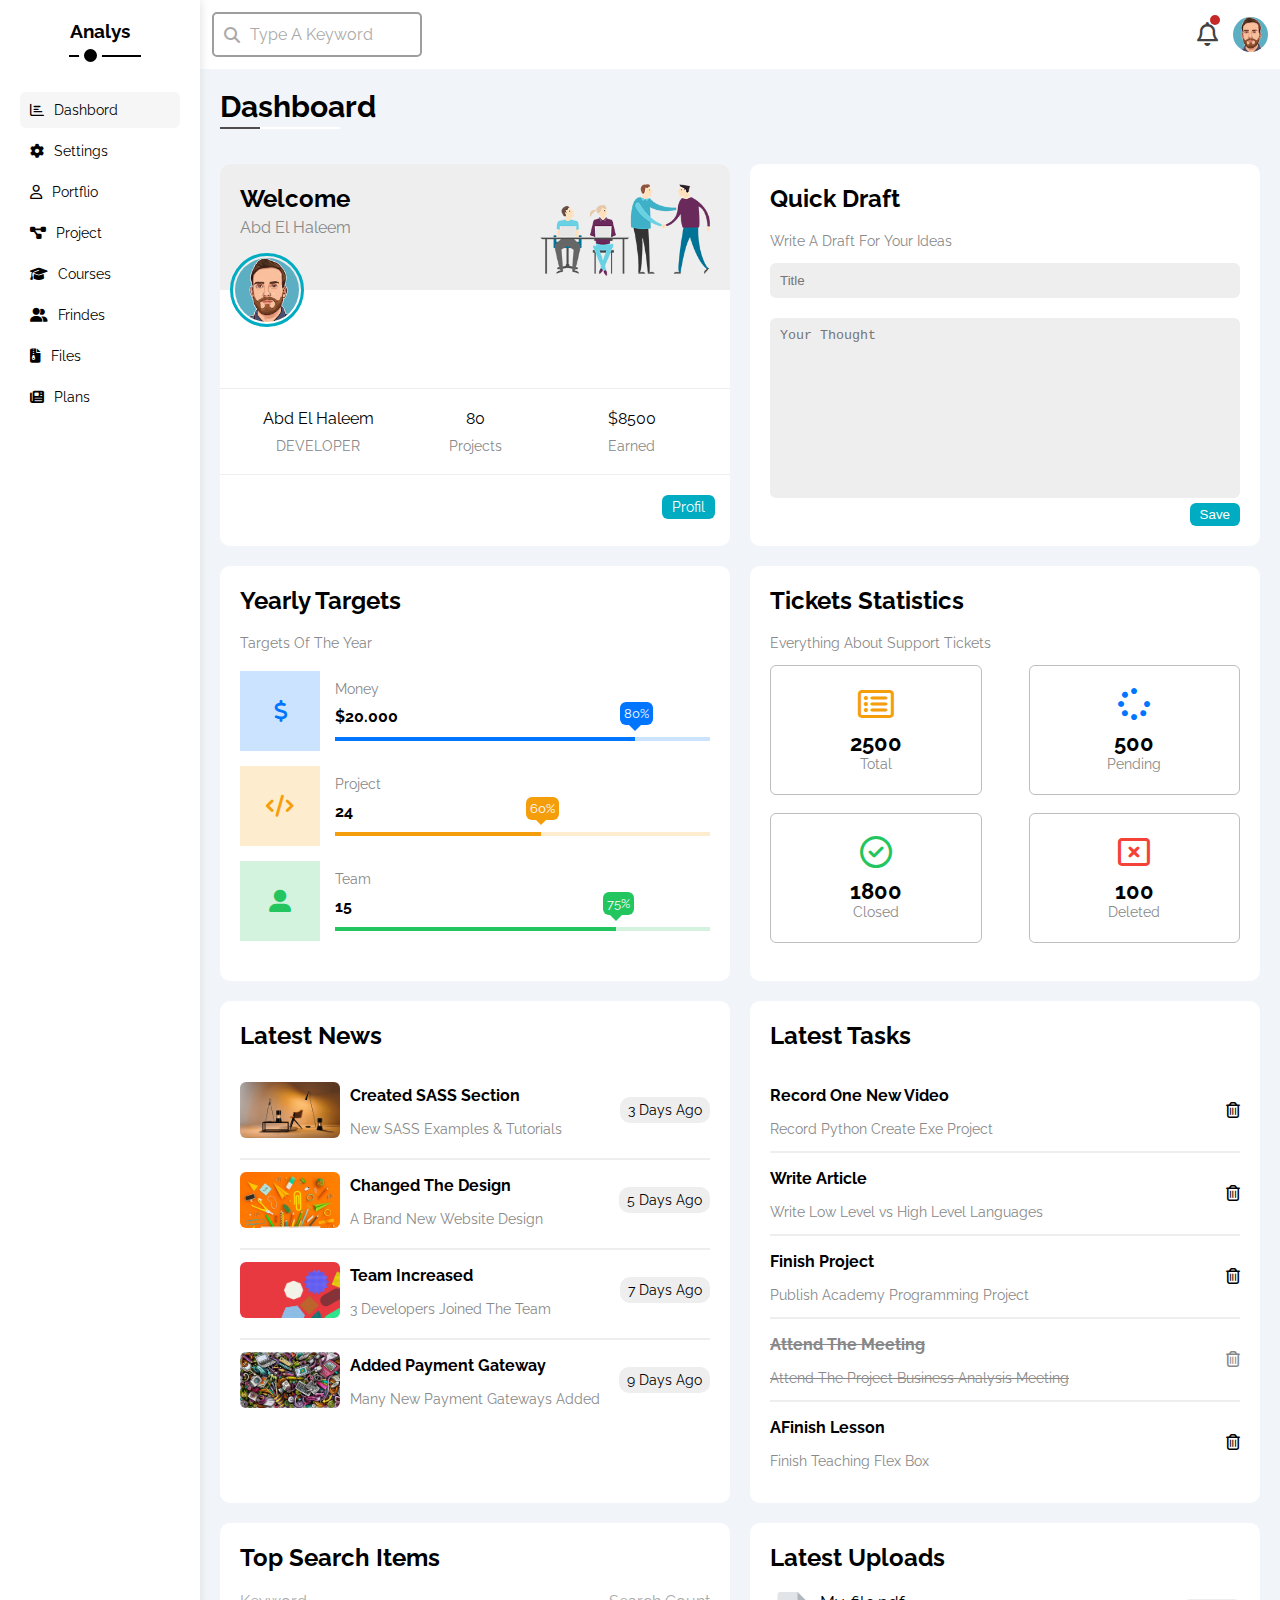
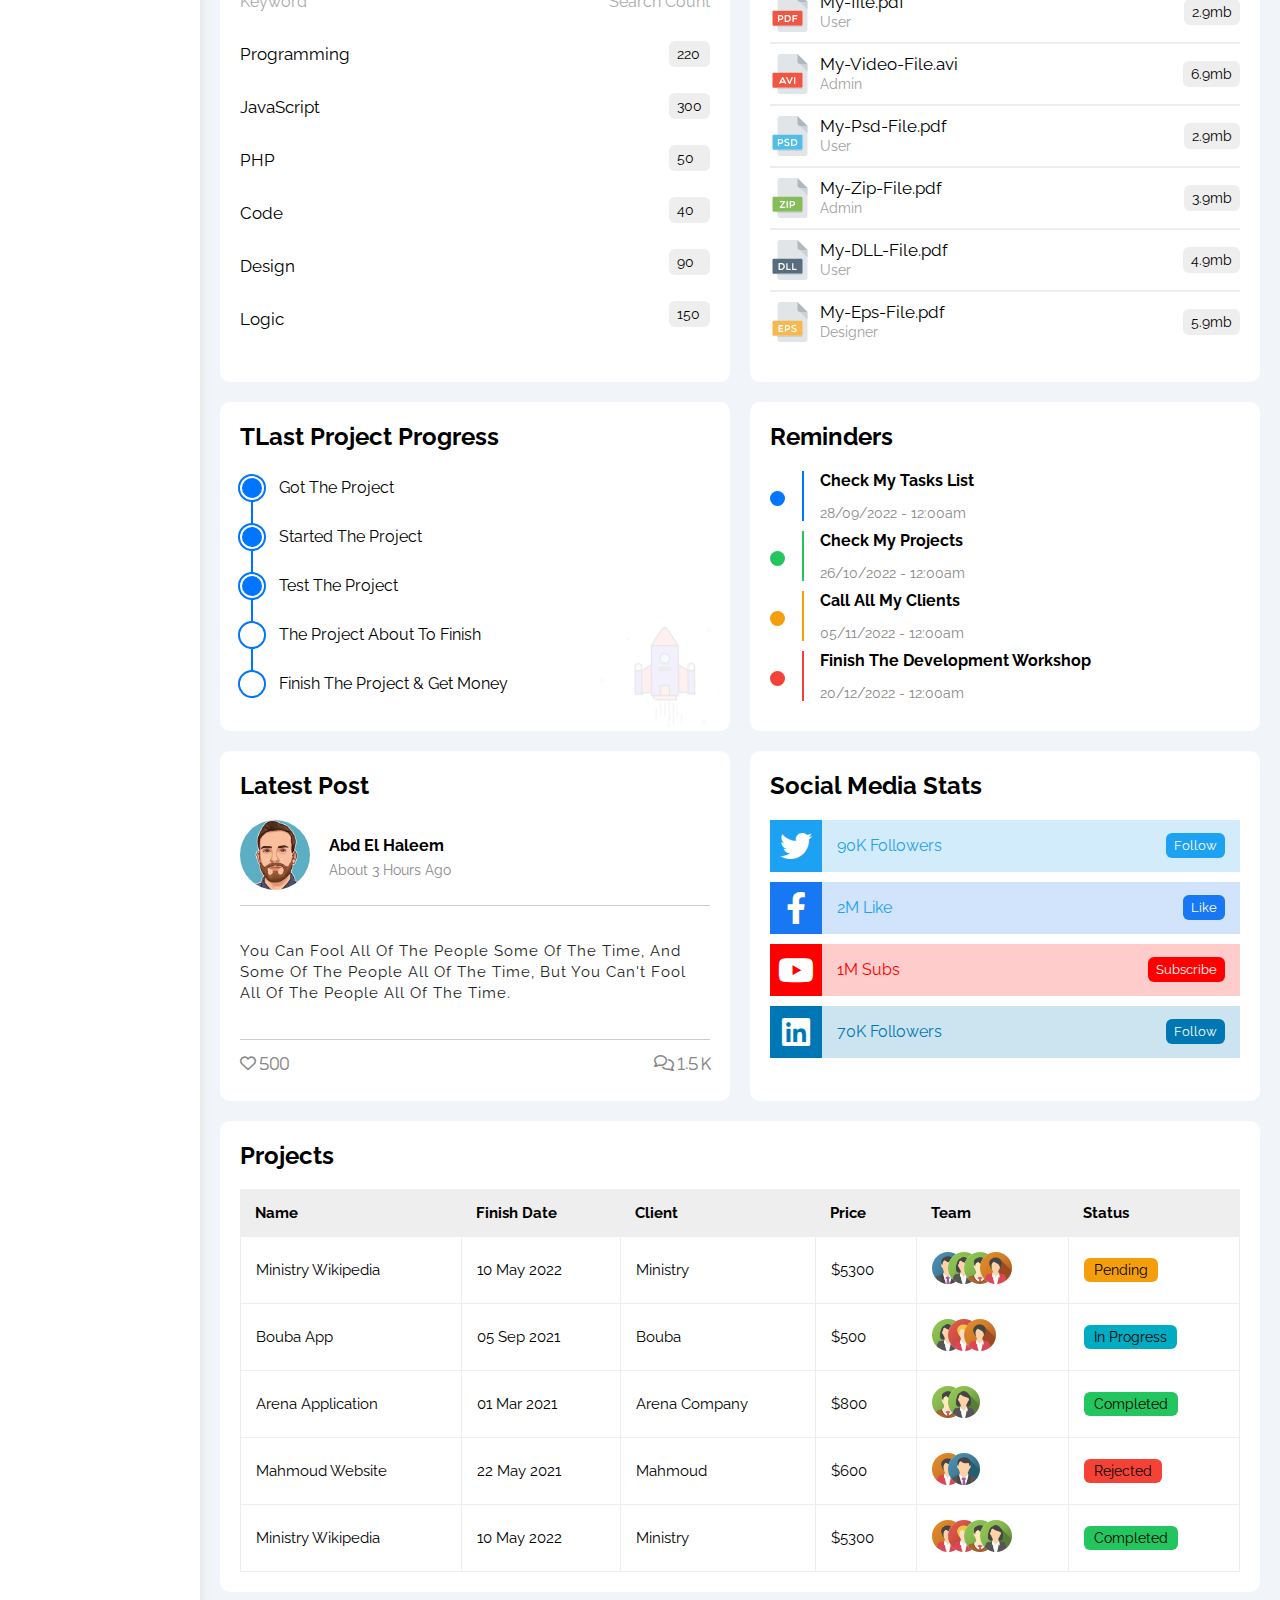
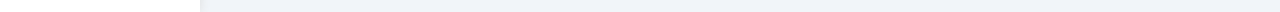
<file: index.html>
<!DOCTYPE html>
<html lang="en">
<head>
    <meta charset="UTF-8">
    <meta name="description" content="Dashboard to Analysis">
    <meta name="viewport" content="width=device-width, initial-scale=1.0">
    <title>Dashbord</title>
    <link rel="stylesheet" href="./css/framework.css">
    <link rel="stylesheet" href="./css/style.css">
    <link rel="stylesheet" href="./css/all.min.css">
    <link rel="stylesheet" href="./css/normalize">
    <link rel="preconnect" href="https://fonts.googleapis.com">
    <link rel="preconnect" href="https://fonts.gstatic.com" crossorigin>
    <link href="https://fonts.googleapis.com/css2?family=Cairo:wght@200;
    300;400;500;600;700;800;900;1000&family=Open+Sans:ital,wght@0,300;0,
    400;0,500;0,600;0,700;0,800;1,300;1,500;1,600;1,700;1,800&family=Raleway
    :ital,wght@0,200;0,300;0,400;0,700;0,800;1,200;1,300;1,600;1,700&display=swap"
    rel="stylesheet">
</head>
<body>
    <div class="page d-flex">
        <div class="sidebar bg-white p-20 p-relative" >
            <h3 class="p-relative mt-0 text-c">Analys</h3>
            <ul>
                <li>
                    <a class="active d-flex align-center fs-14 p-10 rad-6 c-black" href="index.html">
                        <i class="fa-regular fa-chart-bar fa fw"></i>
                        <span>Dashbord</span>
                    </a>
                </li>
                <li>
                    <a class=" d-flex align-center fs-14 p-10 rad-6 c-black" href="settings.html">
                        <i class="fa-solid fa-gear fa fw"></i>
                        <span>Settings</span>
                    </a>
                </li>
                <li>
                    <a class=" d-flex align-center fs-14 p-10 rad-6 c-black" href="profile.html">
                        <i class="fa-regular fa-user fa fw"></i>
                        <span>Portflio</span>
                    </a>
                </li>
                <li>
                    <a class=" d-flex align-center fs-14 p-10 rad-6 c-black" href="project.html">
                        <i class="fa-solid fa-diagram-project fa fw"></i>
                        <span>Project</span>
                    </a>
                </li>
                <li>
                        <a class=" d-flex align-center fs-14 p-10 rad-6 c-black" href="courses.html">
                        <i class="fa-solid fa-graduation-cap fa fw"></i>
                    <span>Courses</span>
                    </a>
                </li>
                <li>
                    <a class=" d-flex align-center fs-14 p-10 rad-6 c-black" href="frinds.html">
                        <i class="fa-solid fa-user-friends fa fw"></i>
                        <span>Frindes</span>
                    </a>
                </li>
                <li>
                    <a class=" d-flex align-center fs-14 p-10 rad-6 c-black" href="files.html">
                        <i class="fa-solid fas fa-file-archive fa fw"></i>
                        <span>Files</span>
                    </a>
                </li>
                <li>
                    <a class=" d-flex align-center fs-14 p-10 rad-6 c-black" href="plan.html">
                        <i class="fa-solid fa-newspaper fa fw"></i>
                        <span>Plans</span>
                    </a>
                </li>
            </ul>
        </div>
        <div class="content w-full">
            <div class="header">
                <div class="search">
                    <i class="fa-solid fa-magnifying-glass"></i>
                    <span>Type A Keyword</span>
                </div>
                <div class="icon">
                    <span class="notf"><i class="fa-regular fa-bell fa-xl"></i></span>
                    <img src="./image/avatar-05.png" alt="">
                </div>
            </div>
            <h1 class="page-h1">Dashboard</h1>
            <div class="wrapper d-grid gab-20 ">
                <div class="welcome bg-white rad-10 text-c-mob d-block-mob">
                    <div class="intro p-20 ">
                        <div>
                            <h2 class="m-0">Welcome</h2>
                            <p class="mt-5 c-gray">Abd El Haleem</p>
                        </div>
                        <div>
                            <img src="./image/welcome.png" alt="">
                        </div>
                    </div>
                    <img class="avatar" src="./image/avatar-05.png" alt="">    
                    <div class="body text-c d-flex p-20  mt-20 mb-20">
                            <div class="t-w" >Abd El Haleem<span class="c-gray mt-10 d-block fs-14">DEVELOPER</span></div>
                            <div>80<span class="d-block c-gray  mt-10 fs-14">Projects</span></div>
                            <div>$8500<span class="d-block c-gray mt-10 fs-14">Earned</span></div>
                    </div>
                    <a href="Profile.html" class="visit d-block fs-14 btn-shap bg-blue c-white w-fit">Profil</a>
                </div>
                <div class="quick-draft p-relative bg-white p-20 rad-10">
                    <h2 class="mt-0">Quick Draft</h2>
                    <p class="mt-0 c-gray fs-14">Write A Draft For Your Ideas</p>
                    <form action="">
                        <input class="d-block mb-20 f-w p-10 b-none rad-6 bg-eee" type="text" placeholder="Title">
                        <textarea class=" bg-eee f-w rad-6 d-block  p-10 b-none" placeholder="Your Thought"></textarea>
                        <input class="save w-fit b-none bg-blue btn-shap c-white" type="submit" value="save">
                    </form>
                </div>
                <div class="targets p-20 rad-10 bg-white">
                    <h2 class="mt-0">Yearly Targets</h2>
                    <p class="mt-0 mb-20 c-gray fs-14">Targets Of The Year</p>
                    <div class="one d-flex mb-5px">
                        <i class="fa-solid fa-dollar-sign wg-icon bg-o"></i>
                        <div class="info ml-15">
                            <span class="c-gray fs-14">Money</span>
                            <span class=" fn-700 d-block">$20.000</span>
                            <div class="prog bg-o p-relative">
                                <span class="prog-o p-relative" ></span>
                            </div>
                        </div>
                    </div>
                    <div class="two d-flex mb-5px">
                        <i class="fa-solid fa-code wg-icon bg-t"></i>
                        <div class="info">
                            <span class="c-gray fs-14">Project</span>
                            <span class="fn-700">24</span>
                            <div class="prog p-relative bg-t">
                                <span class="prog-t p-relative"></span>
                            </div>
                        </div>
                    </div>
                    <div class="there d-flex mb-10 mb-15px">
                        <i class="fa-solid fa-user-alt wg-icon bg-th"></i>
                        <div class="info">
                            <span class="c-gray fs-14">Team</span>
                            <span class="fn-700">15</span>
                            <div class="prog p-relative bg-th">
                                <span class="prog-th p-relative"></span>
                            </div>
                        </div>
                    </div>
                </div>
                <div class="statistics p-relative bg-white p-20 rad-10">
                    <h2 class="mt-0">Tickets Statistics</h2>
                    <p class="mt-0 c-gray fs-14">Everything About Support Tickets</p>
                    <div class="container">
                        <div class="con">
                            <i class="fa-regular fa-rectangle-list fa-2x mb-10 c-orange"></i>
                            <span class="fn-700 fs-25 d-block">2500</span>
                            <span class=" c-gray fs-14 d-block">Total</span>
                        </div>
                        <div class="con">
                            <i class="fa-solid fa-spinner fa-2x mb-10 c-blue"></i>
                            <span class="fn-700 fs-25 d-block">500</span>
                            <span class=" c-gray fs-14 d-block">Pending</span>
                        </div>
                        <div class="con">
                            <i class="fa-regular fa-circle-check fa-2x mb-10 c-green"></i>
                            <span class=" fn-700 fs-25 d-block">1800</span>
                            <span class=" c-gray fs-14 d-block">Closed</span>
                        </div>
                        <div class="con">
                            <i class="fa-regular fa-rectangle-xmark fa-2x mb-10 c-red"></i>
                            <span class="fn-700 fs-25 d-block">100</span>
                            <span class="c-gray fs-14 d-block">Deleted</span>
                        </div>
                    </div>
                </div>
                <div class="news p-relative bg-white p-20 rad-10 text-c-mob">
                    <h2 class="mt-0">Latest News</h2>
                    <div class="container">
                        <div class="con">
                            <img class="w-100 rad-6" src="./image/news-01.png" alt="">
                            <div class="info">
                                <p class="fn-700">Created SASS Section</p>
                                <p class="c-gray fs-14">New SASS Examples & Tutorials</p>
                            </div>
                            <div class="text">
                                3 Days Ago
                            </div>    
                        </div>
                        <div class="con">
                            <img class="w-100 rad-6" src="./image/news-02.png" alt="">
                            <div class="info">
                                <p class="fn-700">Changed The Design</p>
                                <p class="c-gray fs-14">A Brand New Website Design</p>
                            </div>
                            <div class="text">
                                5 Days Ago
                            </div>    
                        </div>
                        <div class="con">
                            <img class="w-100 rad-6" src="./image/news-03.png" alt="">
                            <div class="info">
                                <p class="fn-700">Team Increased</p>
                                <p class="c-gray fs-14">3 Developers Joined The Team</p>
                            </div>
                            <div class="text">
                                7 Days Ago
                            </div>    
                        </div>
                        <div class="con">
                            <img class="w-100 rad-6" src="./image/news-04.png" alt="">
                            <div class="info">
                                <p class="fn-700">Added Payment Gateway</p>
                                <p class="c-gray fs-14">Many New Payment Gateways Added</p>
                            </div>
                            <div class="text">
                                9 Days Ago
                            </div>    
                        </div>
                    </div>
                </div>
                <div class="tasks p-relative bg-white p-20 rad-10 ">
                    <h2 class="mt-0">Latest Tasks</h2>
                    <div class="container">
                        <div class="con">
                            <div class="info">
                                <p class="fn-700">Record One New Video</p>
                                <p class="fs-14 c-gray">Record Python Create Exe Project</p> 
                            </div>
                            <i class="fa-regular fa-trash-can delete done"></i>
                        </div>
                        <div class="con">
                            <div class="info">
                                <p class="fn-700">Write Article</p>
                                <p class="fs-14 c-gray">Write Low Level vs High Level Languages</p> 
                            </div>
                            <i class="fa-regular fa-trash-can delete done"></i>
                        </div>
                        <div class="con">
                            <div class="info">
                                <p class="fn-700">Finish Project</p>
                                <p class="fs-14 c-gray">Publish Academy Programming Project</p> 
                            </div>
                            <i class="fa-regular fa-trash-can delete done"></i>
                        </div>
                        <div class="con">
                            <div class="info">
                                <p class="fn-700 c-gray p-delet">Attend The Meeting</p>
                                <p class="fs-14 c-gray p-delet">Attend The Project Business Analysis Meeting</p> 
                            </div>
                            <i class="fa-regular fa-trash-can delete c-gray done"></i>
                        </div>
                        <div class="con">
                            <div class="info">
                                <p class="fn-700">AFinish Lesson</p>
                                <p class="fs-14 c-gray">Finish Teaching Flex Box</p> 
                            </div>
                            <i class=" fa-regular fa-trash-can delete done"></i>
                        </div>
                    </div>
                </div>
                <div class="search p-relative bg-white p-20 rad-10 ">
                    <h2 class="mt-0">Top Search Items</h2>
                    <div class="container">
                        <div class="one">
                            <span>Keyword</span>
                            <ul>
                                <li>Programming</li>
                                <li>JavaScript</li>
                                <li>PHP</li>
                                <li>Code</li>
                                <li>Design</li>
                                <li>Logic</li>
                            </ul>
                        </div>
                        <div class="two">
                            <span>Search Count</span>
                            <ul>
                                <li>220</li>
                                <li>300</li>
                                <li>50</li>
                                <li>40</li>
                                <li>90</li>
                                <li>150</li>
                            </ul>
                        </div>
                    </div>
                </div>
                <div class="uploads p-relative bg-white p-20 rad-10 ">
                    <h2 class="mt-0">Latest Uploads</h2>
                    <div class="box">
                        <img class="wid-40" src="./image/pdf.svg" alt="">
                        <div class="info">
                            <span class="hed">My-file.pdf</span>
                            <span class="body">User</span>
                        </div>
                        <span class="d-block done">
                            2.9mb
                        </span>
                    </div>
                    <div class="box">
                        <img class="wid-40" src="./image/avi.svg" alt="">
                        <div class="info">
                            <span class="hed">My-Video-File.avi</span>
                            <span class="body">Admin</span>
                        </div>
                        <span class="d-block done">
                            6.9mb
                        </span>
                    </div>
                    <div class="box">
                        <img class="wid-40" src="./image/psd.svg" alt="">
                        <div class="info">
                            <span class="hed">My-Psd-File.pdf</span>
                            <span class="body">User</span>
                        </div>
                        <span class="d-block done">
                            2.9mb
                        </span>
                    </div>
                    <div class="box">
                        <img class="wid-40" src="./image/zip.svg" alt="">
                        <div class="info">
                            <span class="hed">My-Zip-File.pdf</span>
                            <span class="body">Admin</span>
                        </div>
                        <span class="d-block done">
                            3.9mb
                        </span>
                    </div>
                    <div class="box">
                        <img class="wid-40" src="./image/dll.svg" alt="">
                        <div class="info">
                            <span class="hed">My-DLL-File.pdf</span>
                            <span class="body">User</span>
                        </div>
                        <span class="d-block done">
                            4.9mb
                        </span>
                    </div>
                    <div class="box">
                        <img class="wid-40" src="./image/eps.svg" alt="">
                        <div class="info">
                            <span class="hed">My-Eps-File.pdf</span>
                            <span class="body">Designer</span>
                        </div>
                        <span class="d-block done">
                            5.9mb
                        </span>
                    </div>
                </div>
                <div class="progress p-relative bg-white p-20 rad-10 ">
                    <h2 class="mt-0">TLast Project Progress</h2>
                    <ul class="m-0 p-relative">
                        <li class="mt-25 d-flex done">Got The Project</li>
                        <li class="mt-25 d-flex done">Started The Project</li>
                        <li class="mt-25 d-flex done">Test The Project</li>
                        <li class="mt-25 d-flex curnt">The Project About To Finish</li>
                        <li class="mt-25 d-flex ">Finish The Project & Get Money</li>
                    </ul>
                    <img src="./image/project.png" alt="">
                </div>
                <div class="reminders p-relative bg-white p-20 rad-10 ">
                    <h2 class="mt-0">Reminders</h2>
                    <div class="box d-flex p-relative ">
                        <p class=" mb-5px mt-0 fn-700">Check My Tasks List</p>
                        <span class="fs-14 c-gray">28/09/2022 - 12:00am</span>
                    </div>
                    <div class="box d-flex p-relative">
                        <p class="mt-0 mb-5px fn-700">Check My Projects</p>
                        <span class="fs-14 c-gray">26/10/2022 - 12:00am</span>
                    </div>
                    <div class="box d-flex p-relative">
                        <p class="mt-0 mb-5px fn-700">Call All My Clients</p>
                        <span class="fs-14 c-gray">05/11/2022 - 12:00am</span>
                    </div>
                    <div class="box d-flex p-relative">
                        <p class="mt-0 mb-5px fn-700">Finish The Development Workshop</p>
                        <span class="fs-14 c-gray">20/12/2022 - 12:00am</span>
                    </div>
                </div>
                <div class="latest-post p-relative bg-white p-20 rad-10 ">
                    <h2 class="mt-0">Latest Post</h2>
                    <div class="container">
                        <img src="./image/avatar-05.png" alt="">
                        <div>
                            <p>Abd El Haleem</p>
                            <span class="fs-14 c-gray">About 3 Hours Ago</span>
                        </div>
                    </div>
                    <p class="vot">You Can Fool All Of The People Some Of The Time, And Some Of The People All Of The Time, But You Can't Fool All Of The People All Of The Time.</p>
                    <div class="fot d-flex">
                        <i class="fa-regular fa-heart c-gray"> <span class="fs-14 c-gray">500</span></i>
                        <i class="fa-regular fa-comments c-gray"> <span class="fs-14 c-gray">1.5 k</span></i>
                    </div>
                </div>
                <div class="Social-Media p-relative bg-white p-20 rad-10">
                    <h2 class="mt-0">Social Media Stats</h2>
                    <div class="box">
                        <i class="fa-brands fa-twitter fa-2x c-white color"></i>
                        <p>90K Followers</p>
                        <p>Follow</p>
                    </div>
                    <div class="box">
                        <i class="fa-brands fa-facebook-f fa-2x c-white color"></i>
                        <p>2M Like</p>
                        <p>Like</p>
                    </div>
                    <div class="box">
                        <i class="fa-brands fa-youtube fa-2x c-white color"></i>
                        <p>1M Subs</p>
                        <p>Subscribe</p>
                    </div>
                    <div class="box">
                        <i class="fa-brands fa-linkedin fa-2x c-white color"></i>
                        <p>70K Followers</p>
                        <p>Follow</p>
                    </div>
                </div>
            </div>
            <div class="Projects bg-white p-20 rad-10">
                <h2 class="mt-0">Projects</h2>
                <div class="responsive">
                    <table class="fs-15">
                        <thead>
                            <tr>
                                    <td>Name</td>
                                    <td>Finish Date</td>
                                    <td>Client</td>
                                    <td>Price</td>
                                    <td>Team</td>
                                    <td>Status</td>
                            </tr>
                        </thead>
                        <tbody>
                            <tr>
                                    <td>Ministry Wikipedia</td>
                                    <td>10 May 2022</td>
                                    <td>Ministry</td>
                                    <td>$5300</td>
                                    <td>
                                        <img src="./image/team-01.png" alt="">
                                        <img src="./image/team-02.png" alt="">
                                        <img src="./image/team-03.png" alt="">
                                        <img src="./image/team-04.png" alt="">
                                    </td>
                                    <td>
                                        <span class=" fs-14 btn-shap bg-oran">Pending</span>
                                    </td>
                            </tr>
                            <tr>
                                    <td>Bouba App</td>
                                    <td>05 Sep 2021</td>
                                    <td>Bouba</td>
                                    <td>$500</td>
                                    <td>
                                        <img  src="./image/team-02.png" alt="">
                                        <img src="./image/team-05.png" alt="">
                                        <img src="./image/team-04.png" alt="">
                                    </td>
                                    <td>
                                        <span class=" fs-14 btn-shap bg-blue">In Progress</span>
                                    </td>
                            </tr>
                            <tr>
                                    <td>Arena Application</td>
                                    <td>01 Mar 2021</td>
                                    <td>Arena Company</td>
                                    <td>$800</td>
                                    <td>
                                        <img src="./image/team-03.png" alt="">
                                        <img src="./image/team-02.png" alt="">
                                    </td>
                                    <td>
                                        <span class=" btn-shap fs-14 bg-green">Completed</span>
                                    </td>
                            </tr>
                            <tr>
                                    <td>Mahmoud Website</td>
                                    <td>22 May 2021</td>
                                    <td>Mahmoud</td>
                                    <td>$600</td>
                                    <td>
                                        <img src="./image/team-04.png" alt="">
                                        <img src="./image/team-01.png" alt="">
                                    </td>
                                    <td>
                                        <span class=" fs-14 btn-shap bg-red">Rejected</span>
                                    </td>
                            </tr>
                            <tr>
                                    <td>Ministry Wikipedia</td>
                                    <td>10 May 2022</td>
                                    <td>Ministry</td>
                                    <td>$5300</td>
                                    <td>
                                        <img src="./image/team-04.png" alt="">
                                        <img src="./image/team-05.png" alt="">
                                        <img src="./image/team-03.png" alt="">
                                        <img src="./image/team-02.png" alt="">
                                    </td>
                                    <td>
                                        <span class=" fs-14 btn-shap bg-green">Completed</span>
                                    </td>
                            </tr>
                        </tbody>
                    </table>
                </div>
            </div> 
        </div>
    </div>
</body>
</html>
</file>
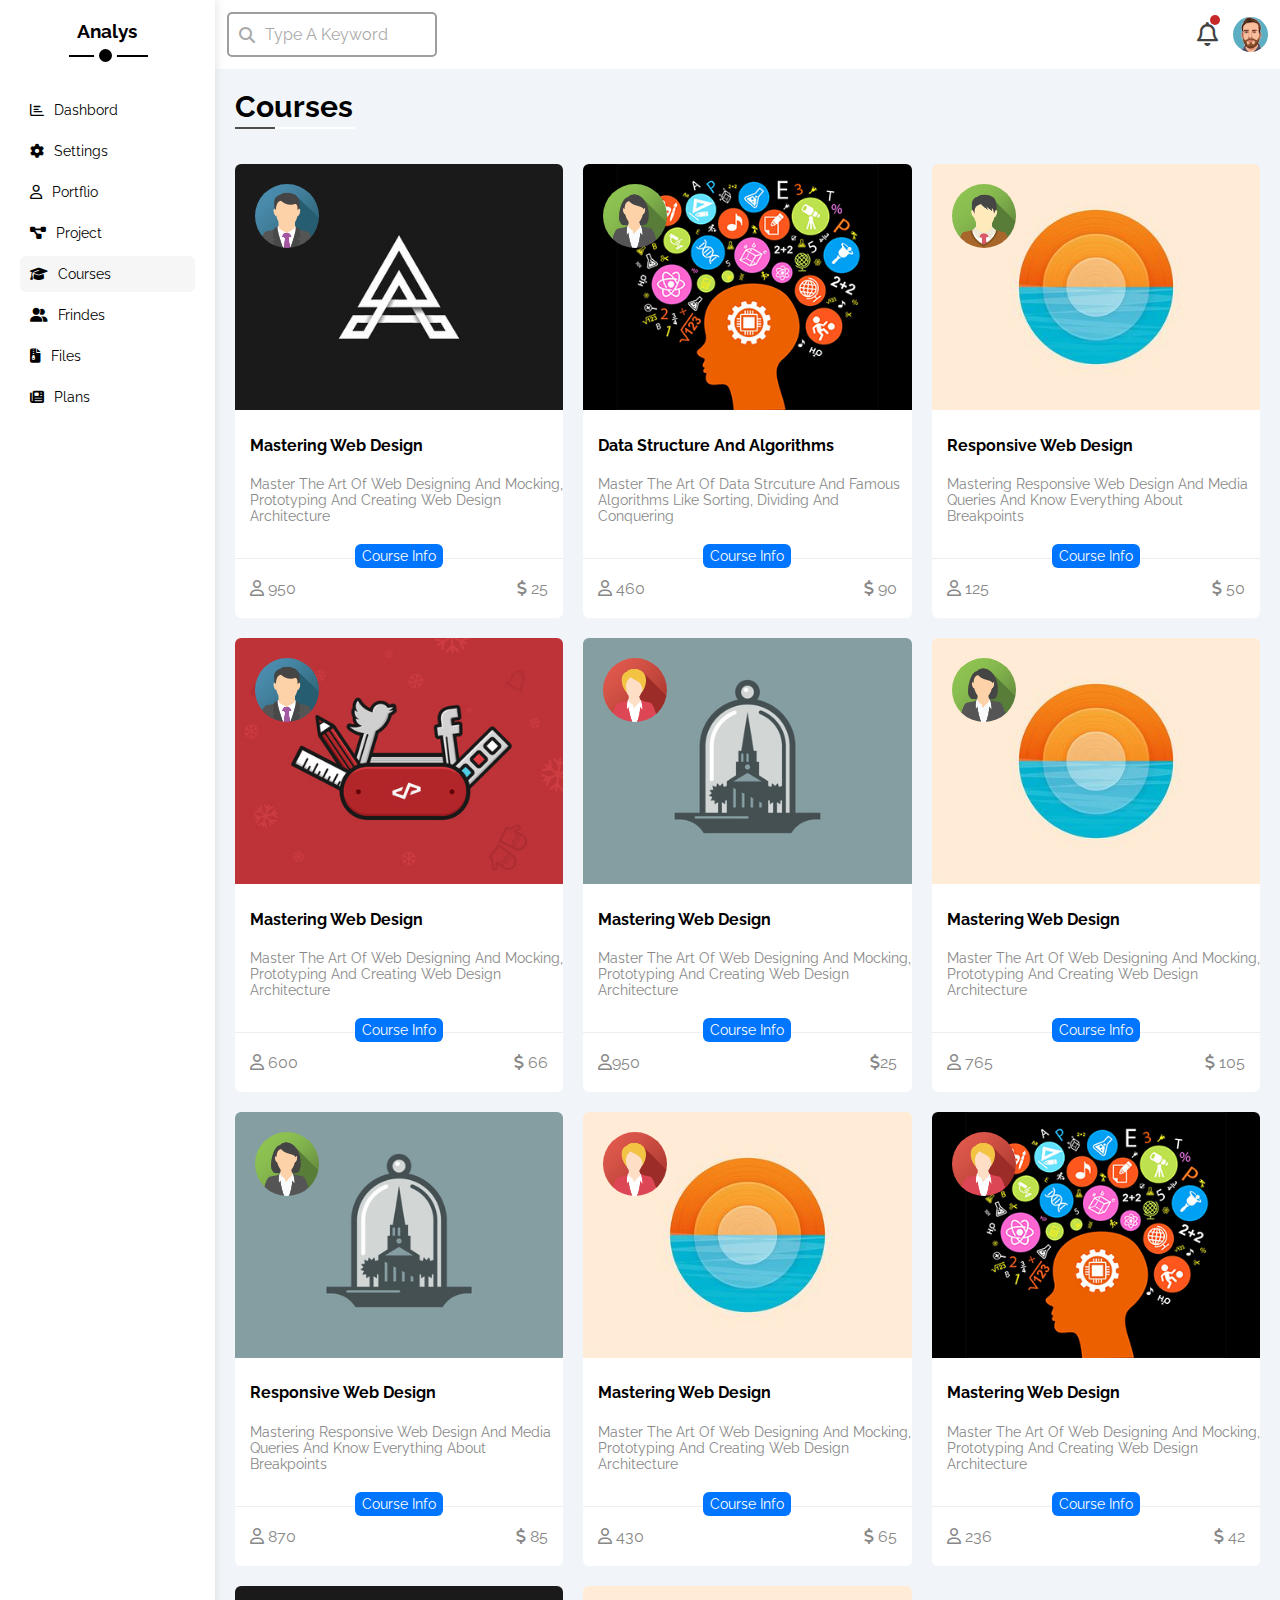
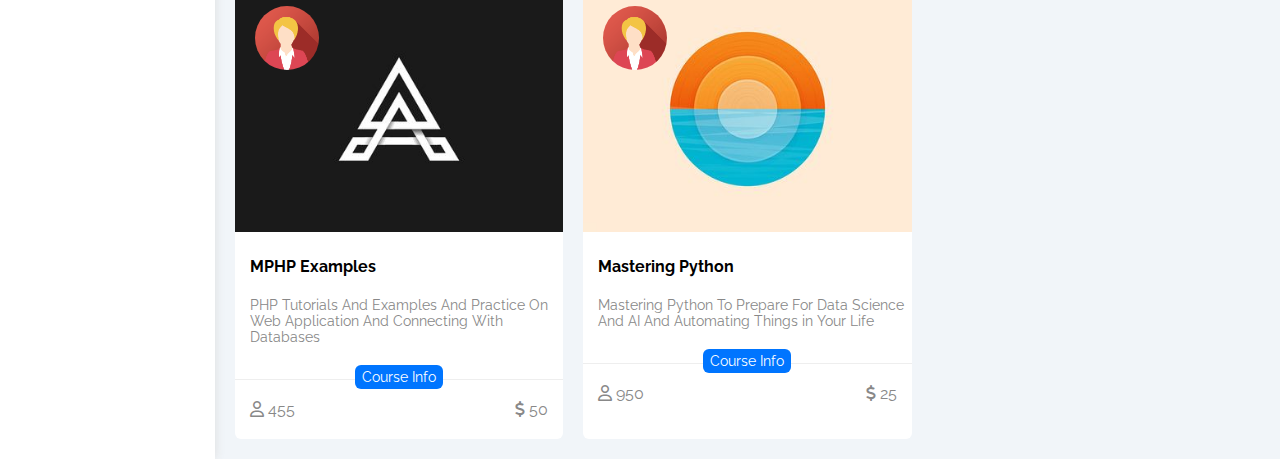
<file: courses.html>
<!DOCTYPE html>
<html lang="en">
<head>
    <meta charset="UTF-8">
    <meta name="description" content="Dashboard to Analysis">
    <meta name="viewport" content="width=device-width, initial-scale=1.0">
    <title>Courses</title>
    <link rel="stylesheet" href="./css/framework.css">
    <link rel="stylesheet" href="./css/style.css">
    <link rel="stylesheet" href="./css/all.min.css">
    <link rel="stylesheet" href="./css/normalize">
    <link rel="preconnect" href="https://fonts.googleapis.com">
    <link rel="preconnect" href="https://fonts.gstatic.com" crossorigin>
    <link href="https://fonts.googleapis.com/css2?family=Cairo:wght@200;
    300;400;500;600;700;800;900;1000&family=Open+Sans:ital,wght@0,300;0,
    400;0,500;0,600;0,700;0,800;1,300;1,500;1,600;1,700;1,800&family=Raleway
    :ital,wght@0,200;0,300;0,400;0,700;0,800;1,200;1,300;1,600;1,700&display=swap"
    rel="stylesheet">
</head>
<body>
    <div class="page d-flex">
        <div class="sidebar bg-white p-20 p-relative" >
            <h3 class="p-relative mt-0 text-c">Analys</h3>
            <ul>
                <li>
                    <a class="d-flex align-center fs-14 p-10 rad-6 c-black" href="index.html">
                        <i class="fa-regular fa-chart-bar fa fw"></i>
                        <span>Dashbord</span>
                    </a>
                </li>
                <li>
                    <a class=" d-flex align-center fs-14 p-10 rad-6 c-black" href="settings.html">
                        <i class="fa-solid fa-gear fa fw"></i>
                        <span>Settings</span>
                    </a>
                </li>
                <li>
                    <a class=" d-flex align-center fs-14 p-10 rad-6 c-black" href="profile.html">
                        <i class="fa-regular fa-user fa fw"></i>
                        <span>Portflio</span>
                    </a>
                </li>
                <li>
                    <a class=" d-flex align-center fs-14 p-10 rad-6 c-black" href="project.html">
                        <i class="fa-solid fa-diagram-project fa fw"></i>
                        <span>Project</span>
                    </a>
                </li>
                <li>
                        <a class="active d-flex align-center fs-14 p-10 rad-6 c-black" href="courses.html">
                        <i class="fa-solid fa-graduation-cap fa fw"></i>
                    <span>Courses</span>
                    </a>
                </li>
                <li>
                    <a class=" d-flex align-center fs-14 p-10 rad-6 c-black" href="frinds.html">
                        <i class="fa-solid fa-user-friends fa fw"></i>
                        <span>Frindes</span>
                    </a>
                </li>
                <li>
                    <a class=" d-flex align-center fs-14 p-10 rad-6 c-black" href="files.html">
                        <i class="fa-solid fas fa-file-archive fa fw"></i>
                        <span>Files</span>
                    </a>
                </li>
                <li>
                    <a class=" d-flex align-center fs-14 p-10 rad-6 c-black" href="plan.html">
                        <i class="fa-solid fa-newspaper fa fw"></i>
                        <span>Plans</span>
                    </a>
                </li>
            </ul>
        </div>
        <div class="content w-full">
            <div class="header">
                <div class="search">
                    <i class="fa-solid fa-magnifying-glass"></i>
                    <span>Type A Keyword</span>
                </div>
                <div class="icon">
                    <span class="notf"><i class="fa-regular fa-bell fa-xl"></i></span>
                    <img src="./image/avatar-05.png" alt="">
                </div>
            </div>
            <h1 class="page-h1">Courses</h1>
            <div class="courses-page d-grid gab-20">
                <div class="card">
                    <div class="imges">
                        <img src="./image/course-01.jpg" alt="">
                        <img src="./image/team-01.png" alt="">
                    </div>
                    <div class="text">
                        <h4>Mastering Web Design</h4>
                        <p class="p-cors c-green fs-14">Master The Art Of Web Designing And Mocking, Prototyping And Creating Web Design Architecture</p>
                    </div>
                    <div class="foot">
                        <span class="c-gray"><i class="fa-regular fa-user"></i> 950</span>
                        <span class="c-gray">Course Info</span>
                        <span class="c-gray"><i class="fa-solid fa-dollar-sign"></i> 25</span>
                    </div>
                </div>
                <div class="card">
                    <div class="imges">
                        <img src="./image/course-02.jpg" alt="">
                        <img src="./image/team-02.png" alt="">
                    </div>
                    <div class="text">
                        <h4>Data Structure And Algorithms</h4>
                        <p class="p-cors c-green fs-14">Master The Art Of Data Strcuture And Famous Algorithms Like Sorting, Dividing And Conquering</p>
                    </div>
                    <div class="foot">
                        <span class="c-gray"><i class="fa-regular fa-user"></i> 460</span>
                        <span class="c-gray">Course Info</span>
                        <span class="c-gray"><i class="fa-solid fa-dollar-sign"></i> 90</span>
                    </div>
                </div>
                <div class="card">
                    <div class="imges">
                        <img src="./image/course-03.jpg" alt="">
                        <img src="./image/team-03.png" alt="">
                    </div>
                    <div class="text">
                        <h4>Responsive Web Design</h4>
                        <p class="p-cors c-green fs-14">Mastering Responsive Web Design And Media Queries And Know Everything About Breakpoints</p>
                    </div>
                    <div class="foot">
                        <span class="c-gray"><i class="fa-regular fa-user"></i> 125</span>
                        <span class="c-gray">Course Info</span>
                        <span class="c-gray"><i class="fa-solid fa-dollar-sign"></i> 50</span>
                    </div>
                </div>
                <div class="card">
                    <div class="imges">
                        <img src="./image/course-05.jpg" alt="">
                        <img src="./image/team-01.png" alt="">
                    </div>
                    <div class="text">
                        <h4>Mastering Web Design</h4>
                        <p class="p-cors c-green fs-14">Master The Art Of Web Designing And Mocking, Prototyping And Creating Web Design Architecture</p>
                    </div>
                    <div class="foot">
                        <span class="c-gray"><i class="fa-regular fa-user"></i> 600</span>
                        <span class="c-gray">Course Info</span>
                        <span class="c-gray"><i class="fa-solid fa-dollar-sign"></i> 66</span>
                    </div>
                </div>
                <div class="card">
                    <div class="imges">
                        <img src="./image/course-04.jpg" alt="">
                        <img src="./image/team-05.png" alt="">
                    </div>
                    <div class="text">
                        <h4>Mastering Web Design</h4>
                        <p class="p-cors c-green fs-14">Master The Art Of Web Designing And Mocking, Prototyping And Creating Web Design Architecture</p>
                    </div>
                    <div class="foot">
                        <span class="c-gray"><i class="fa-regular fa-user"></i>950</span>
                        <span class="c-gray">Course Info</span>
                        <span class="c-gray"><i class="fa-solid fa-dollar-sign"></i>25</span>
                    </div>
                </div>
                <div class="card">
                    <div class="imges">
                        <img src="./image/course-03.jpg" alt="">
                        <img src="./image/team-02.png" alt="">
                    </div>
                    <div class="text">
                        <h4>Mastering Web Design</h4>
                        <p class="p-cors c-green fs-14">Master The Art Of Web Designing And Mocking, Prototyping And Creating Web Design Architecture</p>
                    </div>
                    <div class="foot">
                        <span class="c-gray"><i class="fa-regular fa-user"></i> 765</span>
                        <span class="c-gray">Course Info</span>
                        <span class="c-gray"><i class="fa-solid fa-dollar-sign"></i> 105</span>
                    </div>
                </div>
                <div class="card">
                    <div class="imges">
                        <img src="./image/course-04.jpg" alt="">
                        <img src="./image/team-02.png" alt="">
                    </div>
                    <div class="text">
                        <h4>Responsive Web Design</h4>
                        <p class="p-cors c-green fs-14">Mastering Responsive Web Design And Media Queries And Know Everything About Breakpoints</p>
                    </div>
                    <div class="foot">
                        <span class="c-gray"><i class="fa-regular fa-user"></i> 870</span>
                        <span class="c-gray">Course Info</span>
                        <span class="c-gray"><i class="fa-solid fa-dollar-sign"></i> 85</span>
                    </div>
                </div>
                <div class="card">
                    <div class="imges">
                        <img src="./image/course-03.jpg" alt="">
                        <img src="./image/team-05.png" alt="">
                    </div>
                    <div class="text">
                        <h4>Mastering Web Design</h4>
                        <p class="p-cors c-green fs-14">Master The Art Of Web Designing And Mocking, Prototyping And Creating Web Design Architecture</p>
                    </div>
                    <div class="foot">
                        <span class="c-gray"><i class="fa-regular fa-user"></i> 430</span>
                        <span class="c-gray">Course Info</span>
                        <span class="c-gray"><i class="fa-solid fa-dollar-sign"></i> 65</span>
                    </div>
                </div>
                <div class="card">
                    <div class="imges">
                        <img src="./image/course-02.jpg" alt="">
                        <img src="./image/team-05.png" alt="">
                    </div>
                    <div class="text">
                        <h4>Mastering Web Design</h4>
                        <p class="p-cors c-green fs-14">Master The Art Of Web Designing And Mocking, Prototyping And Creating Web Design Architecture</p>
                    </div>
                    <div class="foot">
                        <span class="c-gray"><i class="fa-regular fa-user"></i> 236</span>
                        <span class="c-gray">Course Info</span>
                        <span class="c-gray"><i class="fa-solid fa-dollar-sign"></i> 42</span>
                    </div>
                </div>
                <div class="card">
                    <div class="imges">
                        <img src="./image/course-01.jpg" alt="">
                        <img src="./image/team-05.png" alt="">
                    </div>
                    <div class="text">
                        <h4>MPHP Examples</h4>
                        <p class="p-cors c-green fs-14">PHP Tutorials And Examples And Practice On Web Application And Connecting With Databases</p>
                    </div>
                    <div class="foot">
                        <span class="c-gray"><i class="fa-regular fa-user"></i> 455</span>
                        <span class="c-gray">Course Info</span>
                        <span class="c-gray"><i class="fa-solid fa-dollar-sign"></i> 50</span>
                    </div>
                </div>
                <div class="card">
                    <div class="imges">
                        <img src="./image/course-03.jpg" alt="">
                        <img src="./image/team-05.png" alt="">
                    </div>
                    <div class="text">
                        <h4>Mastering Python</h4>
                        <p class="p-cors c-green fs-14">Mastering Python To Prepare For Data Science And AI And Automating Things in Your Life</p>
                    </div>
                    <div class="foot">
                        <span class="c-gray"><i class="fa-regular fa-user"></i> 950</span>
                        <span>Course Info</span>
                        <span class="c-gray"><i class="fa-solid fa-dollar-sign"></i> 25</span>
                    </div>
                </div>
            </div>
        </div>
    </div>
</body>
</html>
</file>
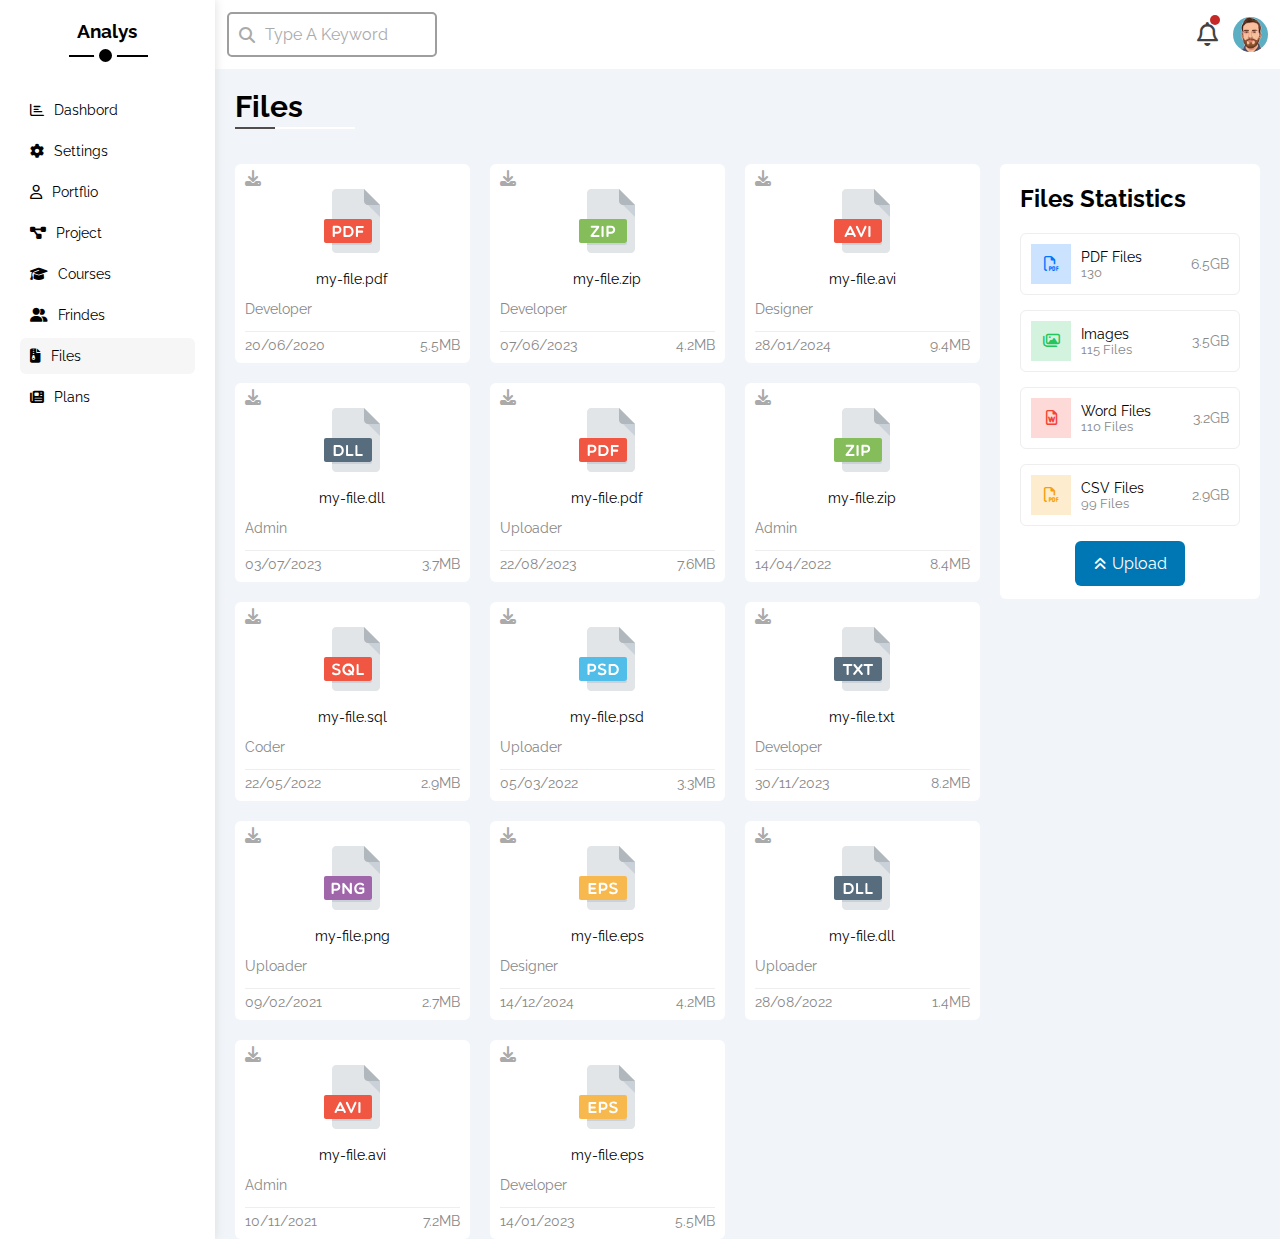
<file: files.html>
<!DOCTYPE html>
<html lang="en">
<head>
    <meta charset="UTF-8">
    <meta name="description" content="Dashboard to Analysis">
    <meta name="viewport" content="width=device-width, initial-scale=1.0">
    <title>Files</title>
    <link rel="stylesheet" href="./css/framework.css">
    <link rel="stylesheet" href="./css/style.css">
    <link rel="stylesheet" href="./css/all.min.css">
    <link rel="stylesheet" href="./css/normalize">
    <link rel="preconnect" href="https://fonts.googleapis.com">
    <link rel="preconnect" href="https://fonts.gstatic.com" crossorigin>
    <link href="https://fonts.googleapis.com/css2?family=Cairo:wght@200;
    300;400;500;600;700;800;900;1000&family=Open+Sans:ital,wght@0,300;0,
    ;0,500;0,600;0,700;0,800;1,300;1,500;1,600;1,700;1,800&family=Raleway
    :ital,wght@0,200;0,300;0,400;0,700;0,800;1,200;1,300;1,600;1,700&display=swap"
    rel="stylesheet">
</head>
<body>
    <div class="page d-flex">
        <div class="sidebar bg-white p-20 p-relative" >
            <h3 class="p-relative mt-0 text-c">Analys</h3>
            <ul>
                <li>
                    <a class="d-flex align-center fs-14 p-10 rad-6 c-black" href="index.html">
                        <i class="fa-regular fa-chart-bar fa fw"></i>
                        <span>Dashbord</span>
                    </a>
                </li>
                <li>
                    <a class=" d-flex align-center fs-14 p-10 rad-6 c-black" href="settings.html">
                        <i class="fa-solid fa-gear fa fw"></i>
                        <span>Settings</span>
                    </a>
                </li>
                <li>
                    <a class="d-flex align-center fs-14 p-10 rad-6 c-black" href="profile.html">
                        <i class="fa-regular fa-user fa fw"></i>
                        <span>Portflio</span>
                    </a>
                </li>
                <li>
                    <a class=" d-flex align-center fs-14 p-10 rad-6 c-black" href="project.html">
                        <i class="fa-solid fa-diagram-project fa fw"></i>
                        <span>Project</span>
                    </a>
                </li>
                <li>
                        <a class=" d-flex align-center fs-14 p-10 rad-6 c-black" href="courses.html">
                        <i class="fa-solid fa-graduation-cap fa fw"></i>
                    <span>Courses</span>
                    </a>
                </li>
                <li>
                    <a class="d-flex align-center fs-14 p-10 rad-6 c-black" href="frinds.html">
                        <i class="fa-solid fa-user-friends fa fw"></i>
                        <span>Frindes</span>
                    </a>
                </li>
                <li>
                    <a class="active d-flex align-center fs-14 p-10 rad-6 c-black" href="files.html">
                        <i class="fa-solid fas fa-file-archive fa fw"></i>
                        <span>Files</span>
                    </a>
                </li>
                <li>
                    <a class=" d-flex align-center fs-14 p-10 rad-6 c-black" href="plan.html">
                        <i class="fa-solid fa-newspaper fa fw"></i>
                        <span>Plans</span>
                    </a>
                </li>
            </ul>
        </div>
        <div class="content w-full">
            <div class="header">
                <div class="search">
                    <i class="fa-solid fa-magnifying-glass"></i>
                    <span>Type A Keyword</span>
                </div>
                <div class="icon">
                    <span class="notf"><i class="fa-regular fa-bell fa-xl"></i></span>
                    <img src="./image/avatar-05.png" alt="">
                </div>
            </div>
            <h1 class="page-h1">Files</h1>
            <div class="files-page d-flex gab-20">
                <div class="file-card d-grid gab-20 p-relative">
                    <div class="file bg-white rad-6 p-10 p-relative">
                        <div class="head">
                            <img src="./image/pdf.svg" alt="">
                            <p>my-file.pdf</p>
                        </div>
                        <p class=" c-gray fs-13">Developer</p>
                        <div class="foot">
                            <span class="c-gray fs-13">20/06/2020</span>
                            <span class="c-gray fs-13">5.5MB</span>
                        </div>
                        <i class="fa-solid fa-download c-grey"></i>
                    </div>
                    <div class="file bg-white rad-6 p-10 p-relative">
                        <div class="head">
                            <img src="./image/zip.svg" alt="">
                            <p>my-file.zip</p>
                        </div>
                        <p class=" c-gray fs-13">Developer</p>
                        <div class="foot">
                            <span class="c-gray fs-13">07/06/2023</span>
                            <span class="c-gray fs-13">4.2MB</span>
                        </div>
                        <i class="fa-solid fa-download c-grey"></i>
                    </div>
                    <div class="file bg-white rad-6 p-10 p-relative">
                        <div class="head">
                            <img src="./image/avi.svg" alt="">
                            <p>my-file.avi</p>
                        </div>
                        <p class=" c-gray fs-13">Designer</p>
                        <div class="foot">
                            <span class="c-gray fs-13">28/01/2024</span>
                            <span class="c-gray fs-13">9.4MB</span>
                        </div>
                        <i class="fa-solid fa-download c-grey"></i>
                    </div>
                    <div class="file bg-white rad-6 p-10 p-relative">
                        <div class="head">
                            <img src="./image/dll.svg" alt="">
                            <p>my-file.dll</p>
                        </div>
                        <p class=" c-gray fs-13">Admin</p>
                        <div class="foot">
                            <span class="c-gray fs-13">03/07/2023</span>
                            <span class="c-gray fs-13">3.7MB</span>
                        </div>
                        <i class="fa-solid fa-download c-grey"></i>
                    </div>
                    <div class="file bg-white rad-6 p-10 p-relative">
                        <div class="head">
                            <img src="./image/pdf.svg" alt="">
                            <p>my-file.pdf</p>
                        </div>
                        <p class=" c-gray fs-13">Uploader</p>
                        <div class="foot">
                            <span class="c-gray fs-13">22/08/2023</span>
                            <span class="c-gray fs-13">7.6MB</span>
                        </div>
                        <i class="fa-solid fa-download c-grey"></i>
                    </div>
                    <div class="file bg-white rad-6 p-10 p-relative">
                        <div class="head">
                            <img src="./image/zip.svg" alt="">
                            <p>my-file.zip</p>
                        </div>
                        <p class=" c-gray fs-13">Admin</p>
                        <div class="foot">
                            <span class="c-gray fs-13">14/04/2022</span>
                            <span class="c-gray fs-13">8.4MB</span>
                        </div>
                        <i class="fa-solid fa-download c-grey"></i>
                    </div>
                    <div class="file bg-white rad-6 p-10 p-relative">
                        <div class="head">
                            <img src="./image/sql.svg" alt="">
                            <p>my-file.sql</p>
                        </div>
                        <p class=" c-gray fs-13">Coder</p>
                        <div class="foot">
                            <span class="c-gray fs-13">22/05/2022</span>
                            <span class="c-gray fs-13">2.9MB</span>
                        </div>
                        <i class="fa-solid fa-download c-grey"></i>
                    </div>
                    <div class="file bg-white rad-6 p-10 p-relative">
                        <div class="head">
                            <img src="./image/psd.svg" alt="">
                            <p>my-file.psd</p>
                        </div>
                        <p class=" c-gray fs-13">Uploader</p>
                        <div class="foot">
                            <span class="c-gray fs-13">05/03/2022</span>
                            <span class="c-gray fs-13">3.3MB</span>
                        </div>
                        <i class="fa-solid fa-download c-grey"></i>
                    </div>
                    <div class="file bg-white rad-6 p-10 p-relative">
                        <div class="head">
                            <img src="./image/txt.svg" alt="">
                            <p>my-file.txt</p>
                        </div>
                        <p class=" c-gray fs-13">Developer</p>
                        <div class="foot">
                            <span class="c-gray fs-13">30/11/2023</span>
                            <span class="c-gray fs-13">8.2MB</span>
                        </div>
                        <i class="fa-solid fa-download c-grey"></i>
                    </div>
                    <div class="file bg-white rad-6 p-10 p-relative">
                        <div class="head">
                            <img src="./image/png.svg" alt="">
                            <p>my-file.png</p>
                        </div>
                        <p class=" c-gray fs-13">Uploader</p>
                        <div class="foot">
                            <span class="c-gray fs-13">09/02/2021</span>
                            <span class="c-gray fs-13">2.7MB</span>
                        </div>
                        <i class="fa-solid fa-download c-grey"></i>
                    </div>
                    <div class="file bg-white rad-6 p-10 p-relative">
                        <div class="head">
                            <img src="./image/eps.svg" alt="">
                            <p>my-file.eps</p>
                        </div>
                        <p class=" c-gray fs-13">Designer</p>
                        <div class="foot">
                            <span class="c-gray fs-13">14/12/2024</span>
                            <span class="c-gray fs-13">4.2MB</span>
                        </div>
                        <i class="fa-solid fa-download c-grey"></i>
                    </div>
                    <div class="file bg-white rad-6 p-10 p-relative">
                        <div class="head">
                            <img src="./image/dll.svg" alt="">
                            <p>my-file.dll</p>
                        </div>
                        <p class=" c-gray fs-13">Uploader</p>
                        <div class="foot">
                            <span class="c-gray fs-13">28/08/2022</span>
                            <span class="c-gray fs-13">1.4MB</span>
                        </div>
                        <i class="fa-solid fa-download c-grey"></i>
                    </div>
                    <div class="file bg-white rad-6 p-10 p-relative">
                        <div class="head">
                            <img src="./image/avi.svg" alt="">
                            <p>my-file.avi</p>
                        </div>
                        <p class=" c-gray fs-13">Admin</p>
                        <div class="foot">
                            <span class="c-gray fs-13">10/11/2021</span>
                            <span class="c-gray fs-13">7.2MB</span>
                        </div>
                        <i class="fa-solid fa-download c-grey"></i>
                    </div>
                    <div class="file bg-white rad-6 p-10 p-relative">
                        <div class="head">
                            <img src="./image/eps.svg" alt="">
                            <p>my-file.eps</p>
                        </div>
                        <p class=" c-gray fs-13">Developer</p>
                        <div class="foot">
                            <span class="c-gray fs-13">14/01/2023</span>
                            <span class="c-gray fs-13">5.5MB</span>
                        </div>
                        <i class="fa-solid fa-download c-grey"></i>
                    </div>
                </div>
                <div class="file-sid p-20 rad-6">
                    <h2 class="mt-0">Files Statistics</h2>
                    <div class="container">
                        <div>
                        <i class="fa-regular fa-file-pdf fa-lg c-blue"></i>
                        <div>
                            <span class="fs-14">PDF Files</span>
                            <span class="fs-13 c-gray">130</span>
                        </div>
                        <span class="fs-14 c-gray">6.5GB</span>
                        </div>
                        <div>
                        <i class="fa-regular fa-images fa-lg c-green"></i>
                        <div>
                            <span class="fs-14">Images</span>
                            <span class="fs-13 c-gray">115 Files</span>
                        </div>
                        <span class="fs-14 c-gray">3.5GB</span>
                        </div>
                        <div>
                        <i class="fa-regular fa-file-word fa-lg c-red"></i>
                        <div>
                            <span class="fs-14">Word Files</span>
                            <span class="fs-13 c-gray">110 Files</span>
                        </div>
                        <span class="fs-14 c-gray">3.2GB</span>
                        </div>
                        <div>
                        <i class="fa-regular fa-file-pdf fa-lg c-orange"></i>
                        <div>
                            <span class="fs-14">CSV Files</span>
                            <span class="fs-13 c-gray">99 Files</span>
                        </div>
                        <span class="fs-14 c-gray">2.9GB</span>
                        </div>
                    </div>
                    <div class="fot">
                        <i class="fa-solid fa-angles-up mr-10 c-white"></i>
                        <a href="">Upload</a>
                    </div>
                    
                </div>
            </div>
        </div>
    </div>
        
</body>
</html>
</file>
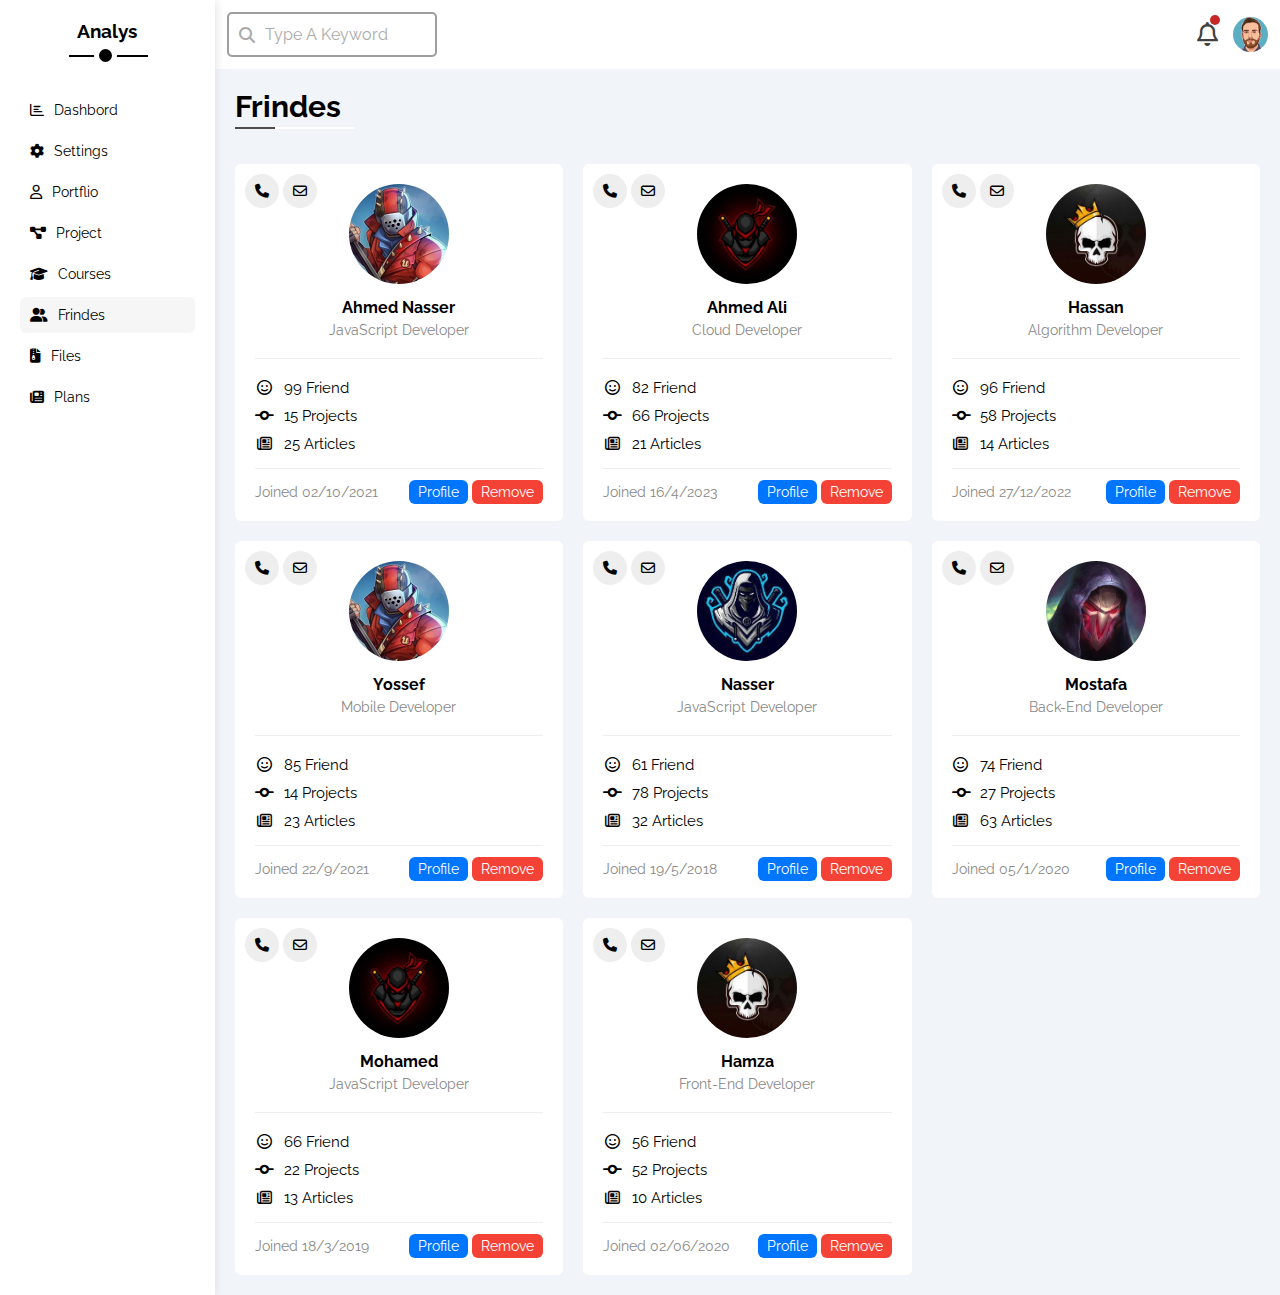
<file: frinds.html>
<!DOCTYPE html>
<html lang="en">
<head>
    <meta charset="UTF-8">
    <meta name="description" content="Dashboard to Analysis">
    <meta name="viewport" content="width=device-width, initial-scale=1.0">
    <title>Frindes</title>
    <link rel="stylesheet" href="./css/framework.css">
    <link rel="stylesheet" href="./css/style.css">
    <link rel="stylesheet" href="./css/all.min.css">
    <link rel="stylesheet" href="./css/normalize">
    <link rel="preconnect" href="https://fonts.googleapis.com">
    <link rel="preconnect" href="https://fonts.gstatic.com" crossorigin>
    <link href="https://fonts.googleapis.com/css2?family=Cairo:wght@200;
    300;400;500;600;700;800;900;1000&family=Open+Sans:ital,wght@0,300;0,
    400;0,500;0,600;0,700;0,800;1,300;1,500;1,600;1,700;1,800&family=Raleway
    :ital,wght@0,200;0,300;0,400;0,700;0,800;1,200;1,300;1,600;1,700&display=swap"
    rel="stylesheet">
</head>
<body>
    <div class="page d-flex">
        <div class="sidebar bg-white p-20 p-relative" >
            <h3 class="p-relative mt-0 text-c">Analys</h3>
            <ul>
                <li>
                    <a class="d-flex align-center fs-14 p-10 rad-6 c-black" href="index.html">
                        <i class="fa-regular fa-chart-bar fa fw"></i>
                        <span>Dashbord</span>
                    </a>
                </li>
                <li>
                    <a class=" d-flex align-center fs-14 p-10 rad-6 c-black" href="settings.html">
                        <i class="fa-solid fa-gear fa fw"></i>
                        <span>Settings</span>
                    </a>
                </li>
                <li>
                    <a class="d-flex align-center fs-14 p-10 rad-6 c-black" href="profile.html">
                        <i class="fa-regular fa-user fa fw"></i>
                        <span>Portflio</span>
                    </a>
                </li>
                <li>
                    <a class=" d-flex align-center fs-14 p-10 rad-6 c-black" href="project.html">
                        <i class="fa-solid fa-diagram-project fa fw"></i>
                        <span>Project</span>
                    </a>
                </li>
                <li>
                        <a class=" d-flex align-center fs-14 p-10 rad-6 c-black" href="courses.html">
                        <i class="fa-solid fa-graduation-cap fa fw"></i>
                    <span>Courses</span>
                    </a>
                </li>
                <li>
                    <a class="active d-flex align-center fs-14 p-10 rad-6 c-black" href="frinds.html">
                        <i class="fa-solid fa-user-friends fa fw"></i>
                        <span>Frindes</span>
                    </a>
                </li>
                <li>
                    <a class=" d-flex align-center fs-14 p-10 rad-6 c-black" href="files.html">
                        <i class="fa-solid fas fa-file-archive fa fw"></i>
                        <span>Files</span>
                    </a>
                </li>
                <li>
                    <a class=" d-flex align-center fs-14 p-10 rad-6 c-black" href="plan.html">
                        <i class="fa-solid fa-newspaper fa fw"></i>
                        <span>Plans</span>
                    </a>
                </li>
            </ul>
        </div>
        <div class="content w-full">
            <div class="header">
                <div class="search">
                    <i class="fa-solid fa-magnifying-glass"></i>
                    <span>Type A Keyword</span>
                </div>
                <div class="icon">
                    <span class="notf"><i class="fa-regular fa-bell fa-xl"></i></span>
                    <img src="./image/avatar-05.png" alt="">
                </div>
            </div>
            <h1 class="page-h1">Frindes</h1>
            <div class="frindes-page d-grid gab-20">
                <div class="card p-20 bg-white rad-6 p-relative">
                    <div class="head">
                        <img src="./image/friend-01.jpg" alt="">
                        <h4>Ahmed Nasser</h4>
                        <p class="fs-14 c-gray">JavaScript Developer</p>
                    </div>
                    <div class="body">
                        <div>
                            <i class="fa-regular fa-face-smile fa-fw"></i>
                            <span> 99 Friend</span>
                        </div>
                        <div>
                            <i class="fa-solid fa-code-commit fa-fw"></i>
                            <span> 15 Projects</span>
                        </div>
                        <div>
                            <i class="fa-regular fa-newspaper fa-fw"></i>
                            <span> 25 Articles</span>
                        </div>
                    </div>
                    <div class="foot">
                        <span class="fs-14 c-gray">Joined 02/10/2021</span>
                        <div class="link">
                            <a class="c-white" href="profile.html">Profile</a>
                            <a class="c-white" href=""> Remove</a>
                        </div>
                    </div>
                    <div class="social">
                        <i class="fa-solid fa-phone"></i>
                        <i class="fa-regular fa-envelope"></i>
                    </div>
                </div>
                <div class="card p-20 bg-white rad-6 p-relative">
                    <div class="head">
                        <img src="./image/friend-04.jpg" alt="">
                        <h4>Ahmed Ali</h4>
                        <p class="fs-14 c-gray">Cloud Developer</p>
                    </div>
                    <div class="body">
                        <div>
                            <i class="fa-regular fa-face-smile fa-fw"></i>
                            <span> 82 Friend</span>
                        </div>
                        <div>
                            <i class="fa-solid fa-code-commit fa-fw"></i>
                            <span> 66 Projects</span>
                        </div>
                        <div>
                            <i class="fa-regular fa-newspaper fa-fw"></i>
                            <span> 21 Articles</span>
                        </div>
                    </div>
                    <div class="foot">
                        <span class="fs-14 c-gray">Joined 16/4/2023</span>
                        <div class="link">
                            <a class="c-white" href="profile.html">Profile</a>
                            <a class="c-white" href=""> Remove</a>
                        </div>
                    </div>
                    <div class="social">
                        <i class="fa-solid fa-phone"></i>
                        <i class="fa-regular fa-envelope"></i>
                    </div>
                </div>
                <div class="card p-20 bg-white rad-6 p-relative">
                    <div class="head">
                        <img src="./image/friend-05.jpg" alt="">
                        <h4>Hassan</h4>
                        <p class="fs-14 c-gray">Algorithm Developer</p>
                    </div>
                    <div class="body">
                        <div>
                            <i class="fa-regular fa-face-smile fa-fw"></i>
                            <span> 96 Friend</span>
                        </div>
                        <div>
                            <i class="fa-solid fa-code-commit fa-fw"></i>
                            <span> 58 Projects</span>
                        </div>
                        <div>
                            <i class="fa-regular fa-newspaper fa-fw"></i>
                            <span> 14 Articles</span>
                        </div>
                    </div>
                    <div class="foot">
                        <span class="fs-14 c-gray">Joined 27/12/2022</span>
                        <div class="link">
                            <a class="c-white" href="profile.html">Profile</a>
                            <a class="c-white" href=""> Remove</a>
                        </div>
                    </div>
                    <div class="social">
                        <i class="fa-solid fa-phone"></i>
                        <i class="fa-regular fa-envelope"></i>
                    </div>
                </div>
                <div class="card p-20 bg-white rad-6 p-relative">
                    <div class="head">
                        <img src="./image/friend-01.jpg" alt="">
                        <h4>Yossef</h4>
                        <p class="fs-14 c-gray">Mobile Developer</p>
                    </div>
                    <div class="body">
                        <div>
                            <i class="fa-regular fa-face-smile fa-fw"></i>
                            <span> 85 Friend</span>
                        </div>
                        <div>
                            <i class="fa-solid fa-code-commit fa-fw"></i>
                            <span> 14 Projects</span>
                        </div>
                        <div>
                            <i class="fa-regular fa-newspaper fa-fw"></i>
                            <span> 23 Articles</span>
                        </div>
                    </div>
                    <div class="foot">
                        <span class="fs-14 c-gray">Joined 22/9/2021</span>
                        <div class="link">
                            <a class="c-white" href="profile.html">Profile</a>
                            <a class="c-white" href=""> Remove</a>
                        </div>
                    </div>
                    <div class="social">
                        <i class="fa-solid fa-phone"></i>
                        <i class="fa-regular fa-envelope"></i>
                    </div>
                </div>
                <div class="card p-20 bg-white rad-6 p-relative">
                    <div class="head">
                        <img src="./image/friend-02.jpg" alt="">
                        <h4>Nasser</h4>
                        <p class="fs-14 c-gray">JavaScript Developer</p>
                    </div>
                    <div class="body">
                        <div>
                            <i class="fa-regular fa-face-smile fa-fw"></i>
                            <span> 61 Friend</span>
                        </div>
                        <div>
                            <i class="fa-solid fa-code-commit fa-fw"></i>
                            <span> 78 Projects</span>
                        </div>
                        <div>
                            <i class="fa-regular fa-newspaper fa-fw"></i>
                            <span> 32 Articles</span>
                        </div>
                    </div>
                    <div class="foot">
                        <span class="fs-14 c-gray">Joined 19/5/2018</span>
                        <div class="link">
                            <a class="c-white" href="profile.html">Profile</a>
                            <a class="c-white" href=""> Remove</a>
                        </div>
                    </div>
                    <div class="social">
                        <i class="fa-solid fa-phone"></i>
                        <i class="fa-regular fa-envelope"></i>
                    </div>
                </div>
                <div class="card p-20 bg-white rad-6 p-relative">
                    <div class="head">
                        <img src="./image/friend-03.jpg" alt="">
                        <h4>Mostafa</h4>
                        <p class="fs-14 c-gray">Back-End Developer</p>
                    </div>
                    <div class="body">
                        <div>
                            <i class="fa-regular fa-face-smile fa-fw"></i>
                            <span> 74 Friend</span>
                        </div>
                        <div>
                            <i class="fa-solid fa-code-commit fa-fw"></i>
                            <span> 27 Projects</span>
                        </div>
                        <div>
                            <i class="fa-regular fa-newspaper fa-fw"></i>
                            <span> 63 Articles</span>
                        </div>
                    </div>
                    <div class="foot">
                        <span class="fs-14 c-gray">Joined 05/1/2020</span>
                        <div class="link">
                            <a class="c-white" href="profile.html">Profile</a>
                            <a class="c-white" href=""> Remove</a>
                        </div>
                    </div>
                    <div class="social">
                        <i class="fa-solid fa-phone"></i>
                        <i class="fa-regular fa-envelope"></i>
                    </div>
                </div>
                <div class="card p-20 bg-white rad-6 p-relative">
                    <div class="head">
                        <img src="./image/friend-04.jpg" alt="">
                        <h4>Mohamed</h4>
                        <p class="fs-14 c-gray">JavaScript Developer</p>
                    </div>
                    <div class="body">
                        <div>
                            <i class="fa-regular fa-face-smile fa-fw"></i>
                            <span> 66 Friend</span>
                        </div>
                        <div>
                            <i class="fa-solid fa-code-commit fa-fw"></i>
                            <span> 22 Projects</span>
                        </div>
                        <div>
                            <i class="fa-regular fa-newspaper fa-fw"></i>
                            <span> 13 Articles</span>
                        </div>
                    </div>
                    <div class="foot">
                        <span class="fs-14 c-gray">Joined 18/3/2019</span>
                        <div class="link">
                            <a class="c-white" href="profile.html">Profile</a>
                            <a class="c-white" href=""> Remove</a>
                        </div>
                    </div>
                    <div class="social">
                        <i class="fa-solid fa-phone"></i>
                        <i class="fa-regular fa-envelope"></i>
                    </div>
                </div>
                <div class="card p-20 bg-white rad-6 p-relative">
                    <div class="head">
                        <img src="./image/friend-05.jpg" alt="">
                        <h4>Hamza</h4>
                        <p class="fs-14 c-gray">Front-End Developer</p>
                    </div>
                    <div class="body">
                        <div>
                            <i class="fa-regular fa-face-smile fa-fw"></i>
                            <span> 56 Friend</span>
                        </div>
                        <div>
                            <i class="fa-solid fa-code-commit fa-fw"></i>
                            <span> 52 Projects</span>
                        </div>
                        <div>
                            <i class="fa-regular fa-newspaper fa-fw"></i>
                            <span> 10 Articles</span>
                        </div>
                    </div>
                    <div class="foot">
                        <span class="fs-14 c-gray">Joined 02/06/2020</span>
                        <div class="link">
                            <a class="c-white" href="profile.html">Profile</a>
                            <a class="c-white" href=""> Remove</a>
                        </div>
                    </div>
                    <div class="social">
                        <i class="fa-solid fa-phone"></i>
                        <i class="fa-regular fa-envelope"></i>
                    </div>
                </div>
            </div>
        </div>
    </div>
</body>
</html>
</file>
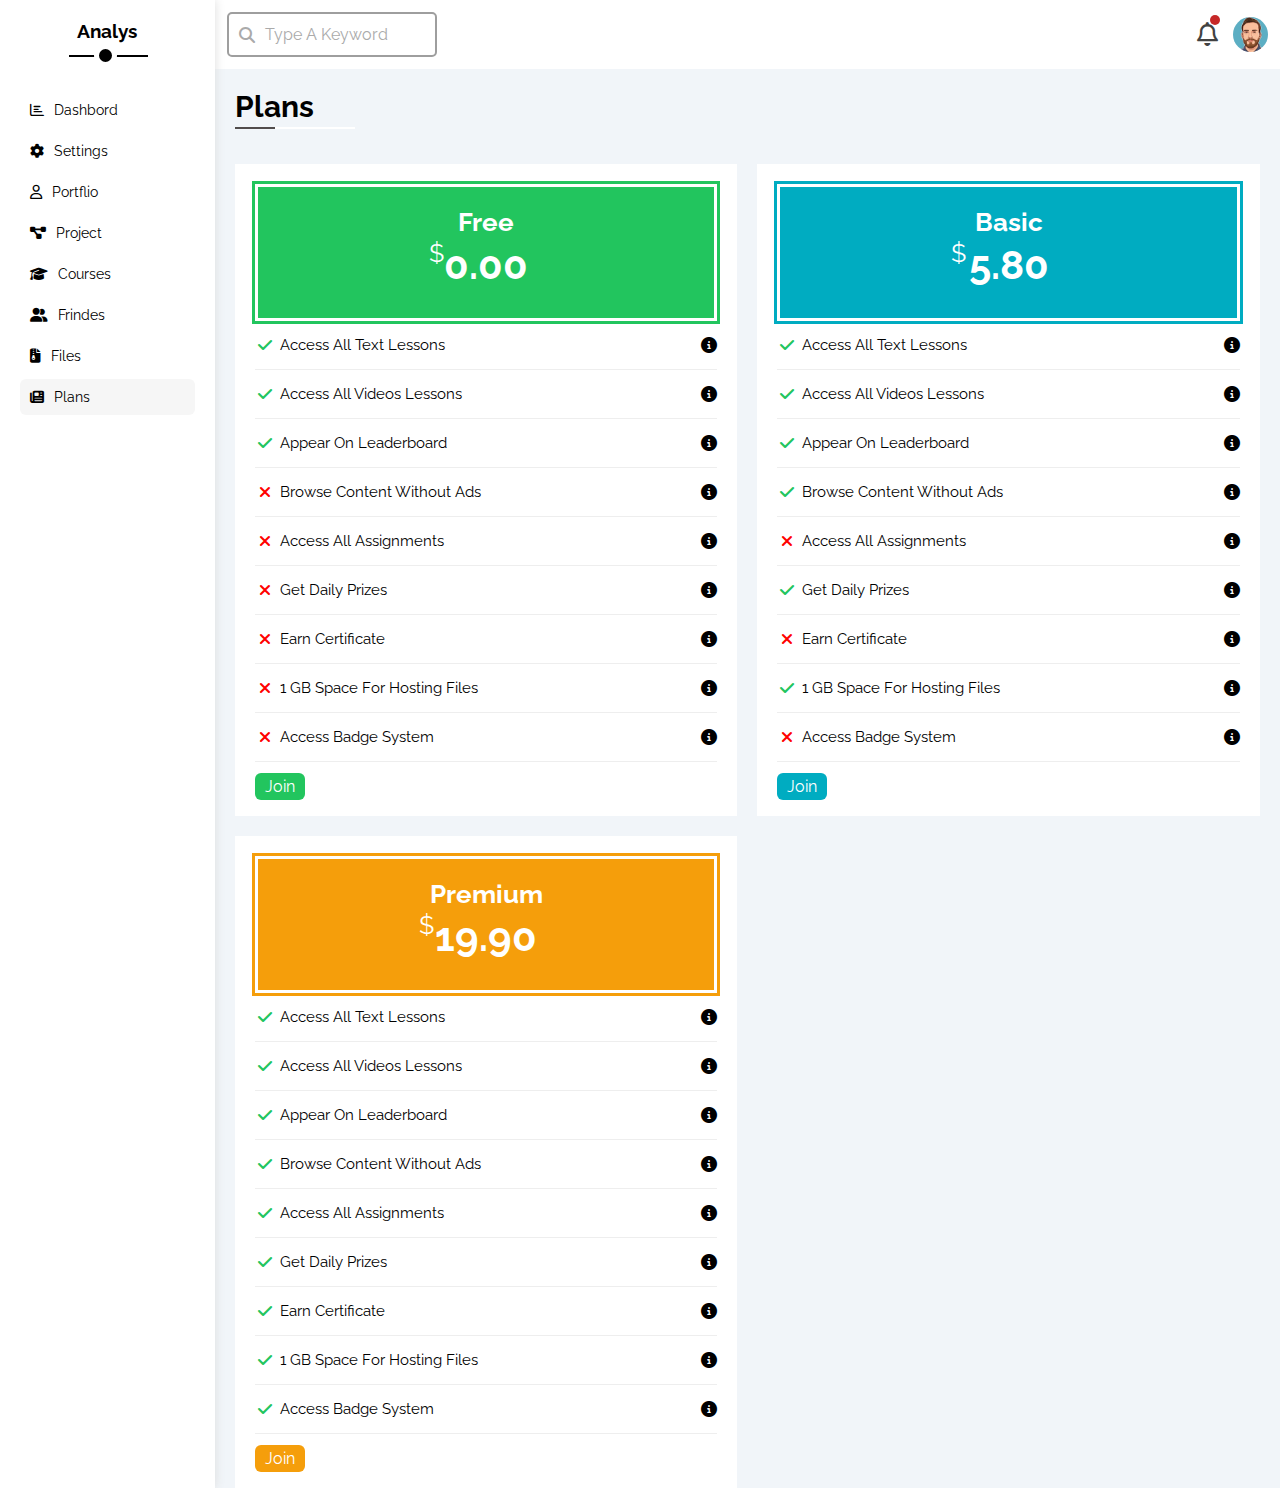
<file: plan.html>
<!DOCTYPE html>
<html lang="en">
<head>
    <meta charset="UTF-8">
    <meta name="description" content="Dashboard to Analysis">
    <meta name="viewport" content="width=device-width, initial-scale=1.0">
    <title>Plans</title>
    <link rel="stylesheet" href="./css/framework.css">
    <link rel="stylesheet" href="./css/style.css">
    <link rel="stylesheet" href="./css/all.min.css">
    <link rel="stylesheet" href="./css/normalize">
    <link rel="preconnect" href="https://fonts.googleapis.com">
    <link rel="preconnect" href="https://fonts.gstatic.com" crossorigin>
    <link href="https://fonts.googleapis.com/css2?family=Cairo:wght@200;
    300;400;500;600;700;800;900;1000&family=Open+Sans:ital,wght@0,300;0,
    ;0,500;0,600;0,700;0,800;1,300;1,500;1,600;1,700;1,800&family=Raleway
    :ital,wght@0,200;0,300;0,400;0,700;0,800;1,200;1,300;1,600;1,700&display=swap"
    rel="stylesheet">
</head>
<body>
    <div class="page d-flex">
        <div class="sidebar bg-white p-20 p-relative" >
            <h3 class="p-relative mt-0 text-c">Analys</h3>
            <ul>
                <li>
                    <a class="d-flex align-center fs-14 p-10 rad-6 c-black" href="index.html">
                        <i class="fa-regular fa-chart-bar fa fw"></i>
                        <span>Dashbord</span>
                    </a>
                </li>
                <li>
                    <a class=" d-flex align-center fs-14 p-10 rad-6 c-black" href="settings.html">
                        <i class="fa-solid fa-gear fa fw"></i>
                        <span>Settings</span>
                    </a>
                </li>
                <li>
                    <a class="d-flex align-center fs-14 p-10 rad-6 c-black" href="profile.html">
                        <i class="fa-regular fa-user fa fw"></i>
                        <span>Portflio</span>
                    </a>
                </li>
                <li>
                    <a class=" d-flex align-center fs-14 p-10 rad-6 c-black" href="project.html">
                        <i class="fa-solid fa-diagram-project fa fw"></i>
                        <span>Project</span>
                    </a>
                </li>
                <li>
                        <a class=" d-flex align-center fs-14 p-10 rad-6 c-black" href="courses.html">
                        <i class="fa-solid fa-graduation-cap fa fw"></i>
                    <span>Courses</span>
                    </a>
                </li>
                <li>
                    <a class="d-flex align-center fs-14 p-10 rad-6 c-black" href="frinds.html">
                        <i class="fa-solid fa-user-friends fa fw"></i>
                        <span>Frindes</span>
                    </a>
                </li>
                <li>
                    <a class=" d-flex align-center fs-14 p-10 rad-6 c-black" href="files.html">
                        <i class="fa-solid fas fa-file-archive fa fw"></i>
                        <span>Files</span>
                    </a>
                </li>
                <li>
                    <a class="active d-flex align-center fs-14 p-10 rad-6 c-black" href="plan.html">
                        <i class="fa-solid fa-newspaper fa fw"></i>
                        <span>Plans</span>
                    </a>
                </li>
            </ul>
        </div>
        <div class="content w-full">
            <div class="header">
                <div class="search">
                    <i class="fa-solid fa-magnifying-glass"></i>
                    <span>Type A Keyword</span>
                </div>
                <div class="icon">
                    <span class="notf"><i class="fa-regular fa-bell fa-xl"></i></span>
                    <img src="./image/avatar-05.png" alt="">
                </div>
            </div>
            <h1 class="page-h1">Plans</h1>
            <div class="plans">
                <div class="container d-grid gab-20">
                    <div class="box p-20 bg-white">
                        <div class="head bg-green">
                            <span>Free</span>
                            <span class="p-relative">0.00</span>
                            <span>$</span>
                        </div>
                        <div class="body">
                        <div>
                            <i class="fa-solid fa-check fa-fw yes"></i>
                            <p>Access All Text Lessons</p>
                            <i class="fa-solid fa-circle-info help"></i>
                        </div>
                        <div>
                            <i class="fa-solid fa-check fa-fw yes"></i>
                            <p>Access All Videos Lessons</p>
                            <i class="fa-solid fa-circle-info help"></i>
                        </div>
                        <div>
                            <i class="fa-solid fa-check fa-fw yes"></i>
                            <p>Appear On Leaderboard</p>
                            <i class="fa-solid fa-circle-info help"></i>
                        </div>
                        <div>
                            <i class="fa-solid fa-xmark fa-fw"></i>
                            <p>Browse Content Without Ads</p>
                            <i class="fa-solid fa-circle-info help"></i>
                        </div>
                        <div>
                            <i class="fa-solid fa-xmark fa-fw"></i>
                            <p>Access All Assignments</p>
                            <i class="fa-solid fa-circle-info help"></i>
                        </div>
                        <div>
                            <i class="fa-solid fa-xmark fa-fw"></i>
                            <p>Get Daily Prizes</p>
                            <i class="fa-solid fa-circle-info help"></i>
                        </div>
                        <div>
                            <i class="fa-solid fa-xmark fa-fw"></i>
                            <p>Earn Certificate</p>
                            <i class="fa-solid fa-circle-info help"></i>
                        </div>
                        <div>
                            <i class="fa-solid fa-xmark fa-fw"></i>
                            <p>1 GB Space For Hosting Files</p>
                            <i class="fa-solid fa-circle-info help"></i>
                        </div>
                        <div>
                            <i class="fa-solid fa-xmark fa-fw"></i>
                            <p>Access Badge System</p>
                            <i class="fa-solid fa-circle-info help"></i>
                        </div>
                        </div>
                        <a class="bg-green btn-shap c-white" href="">Join</a>
                    </div>
                    <div class="box p-20 bg-white">
                        <div class="head bg-blue">
                            <span>Basic</span>
                            <span class="p-relative">5.80</span>
                            <span>$</span>
                        </div>
                        <div class="body">
                        <div>
                            <i class="fa-solid fa-check fa-fw yes"></i>
                            <p>Access All Text Lessons</p>
                            <i class="fa-solid fa-circle-info help"></i>
                        </div>
                        <div>
                            <i class="fa-solid fa-check fa-fw yes"></i>
                            <p>Access All Videos Lessons</p>
                            <i class="fa-solid fa-circle-info help"></i>
                        </div>
                        <div>
                            <i class="fa-solid fa-check fa-fw yes"></i>
                            <p>Appear On Leaderboard</p>
                            <i class="fa-solid fa-circle-info help"></i>
                        </div>
                        <div>
                            <i class="fa-solid fa-check fa-fw yes"></i>
                            <p>Browse Content Without Ads</p>
                            <i class="fa-solid fa-circle-info help"></i>
                        </div>
                        <div>
                            <i class="fa-solid fa-xmark fa-fw"></i>
                            <p>Access All Assignments</p>
                            <i class="fa-solid fa-circle-info help"></i>
                        </div>
                        <div>
                            <i class="fa-solid fa-check fa-fw yes"></i>
                            <p>Get Daily Prizes</p>
                            <i class="fa-solid fa-circle-info help"></i>
                        </div>
                        <div>
                            <i class="fa-solid fa-xmark fa-fw"></i>
                            <p>Earn Certificate</p>
                            <i class="fa-solid fa-circle-info help"></i>
                        </div>
                        <div>
                            <i class="fa-solid fa-check fa-fw yes"></i>
                            <p>1 GB Space For Hosting Files</p>
                            <i class="fa-solid fa-circle-info help"></i>
                        </div>
                        <div>
                            <i class="fa-solid fa-xmark fa-fw"></i>
                            <p>Access Badge System</p>
                            <i class="fa-solid fa-circle-info help"></i>
                        </div>
                        </div>
                        <a class="btn-shap c-white bg-blue" href="">Join</a>
                    </div>
                    <div class="box p-20 bg-white">
                        <div class="head bg-oran">
                            <span>Premium</span>
                            <span class="p-relative">19.90</span>
                            <span class="rt-60">$</span>
                        </div>
                        <div class="body">
                        <div>
                            <i class="fa-solid fa-check fa-fw yes"></i>
                            <p>Access All Text Lessons</p>
                            <i class="fa-solid fa-circle-info help"></i>
                        </div>
                        <div>
                            <i class="fa-solid fa-check fa-fw yes"></i>
                            <p>Access All Videos Lessons</p>
                            <i class="fa-solid fa-circle-info help"></i>
                        </div>
                        <div>
                            <i class="fa-solid fa-check fa-fw yes"></i>
                            <p>Appear On Leaderboard</p>
                            <i class="fa-solid fa-circle-info help"></i>
                        </div>
                        <div>
                            <i class="fa-solid fa-check fa-fw yes"></i>
                            <p>Browse Content Without Ads</p>
                            <i class="fa-solid fa-circle-info help"></i>
                        </div>
                        <div>
                            <i class="fa-solid fa-check fa-fw yes"></i>
                            <p>Access All Assignments</p>
                            <i class="fa-solid fa-circle-info help"></i>
                        </div>
                        <div>
                            <i class="fa-solid fa-check fa-fw yes"></i>
                            <p>Get Daily Prizes</p>
                            <i class="fa-solid fa-circle-info help"></i>
                        </div>
                        <div>
                            <i class="fa-solid fa-check fa-fw yes"></i>
                            <p>Earn Certificate</p>
                            <i class="fa-solid fa-circle-info help"></i>
                        </div>
                        <div>
                            <i class="fa-solid fa-check fa-fw yes"></i>
                            <p>1 GB Space For Hosting Files</p>
                            <i class="fa-solid fa-circle-info help"></i>
                        </div>
                        <div>
                            <i class="fa-solid fa-check fa-fw yes"></i>
                            <p>Access Badge System</p>
                            <i class="fa-solid fa-circle-info help"></i>
                        </div>
                        </div>
                        <a class="bg-oran c-white btn-shap" href="">Join</a>
                    </div>
                </div>
            </div>        
        </div>
    </div>
</body>
</html>
</file>
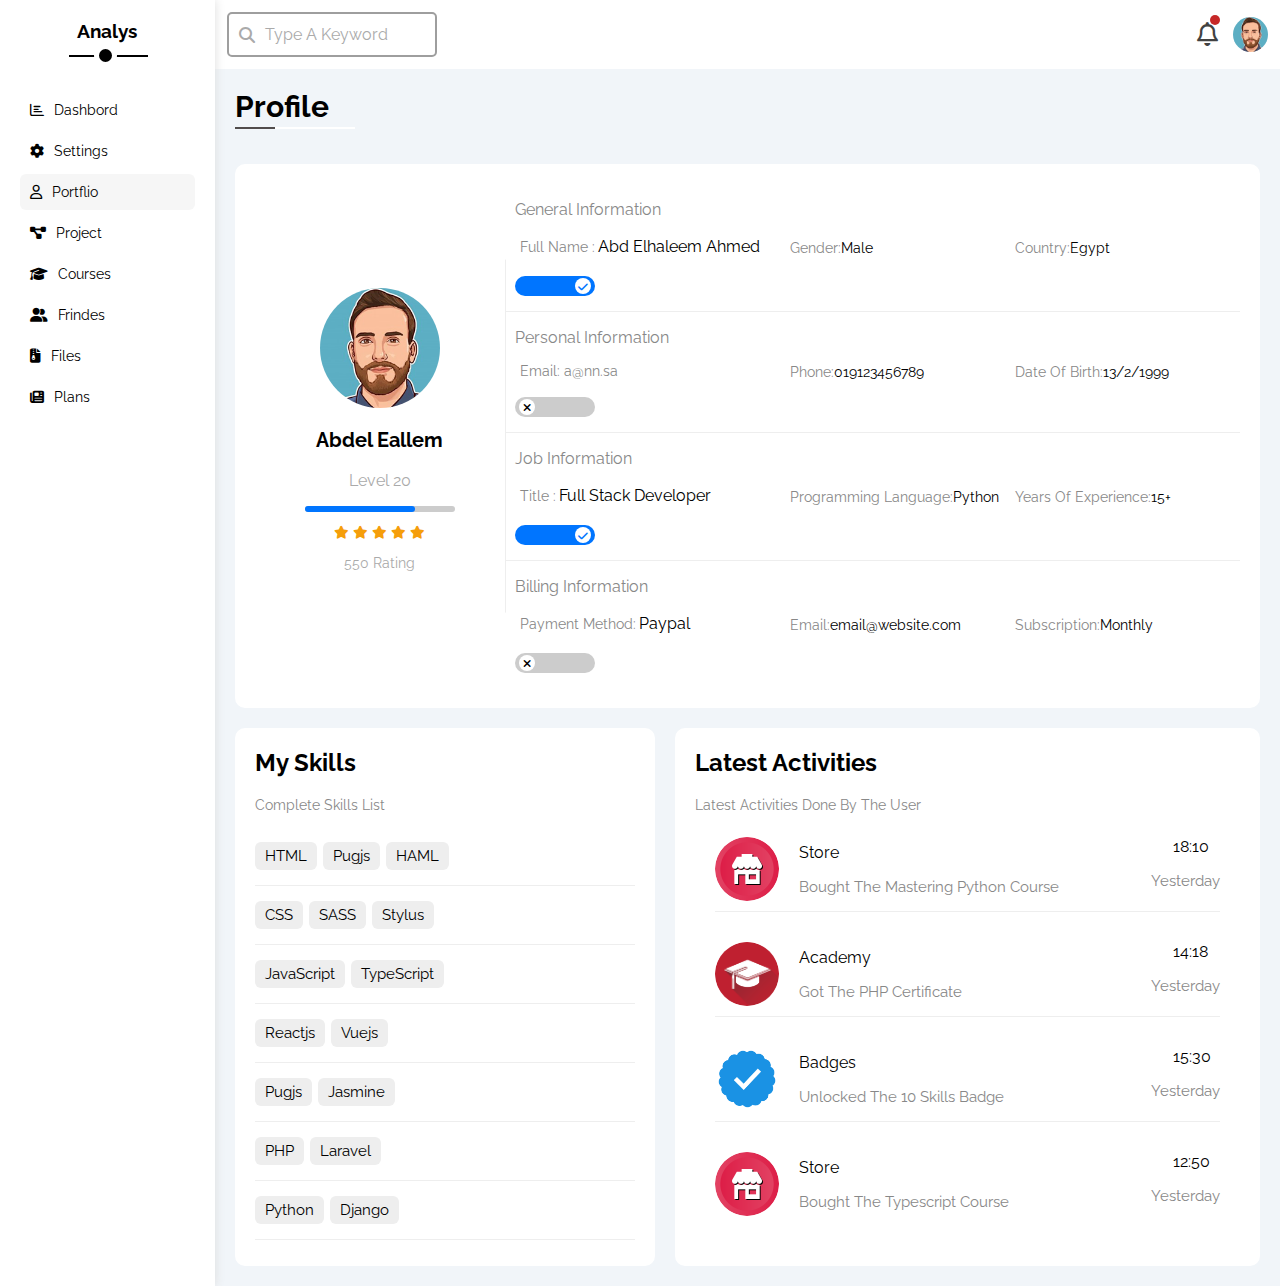
<file: profile.html>
<!DOCTYPE html>
<html lang="en">
<head>
    <meta charset="UTF-8">
    <meta name="description" content="Dashboard to Analysis">
    <meta name="viewport" content="width=device-width, initial-scale=1.0">
    <title>Profil</title>
    <link rel="stylesheet" href="./css/framework.css">
    <link rel="stylesheet" href="./css/style.css">
    <link rel="stylesheet" href="./css/all.min.css">
    <link rel="stylesheet" href="./css/normalize">
    <link rel="preconnect" href="https://fonts.googleapis.com">
    <link rel="preconnect" href="https://fonts.gstatic.com" crossorigin>
    <link href="https://fonts.googleapis.com/css2?family=Cairo:wght@200;
    300;400;500;600;700;800;900;1000&family=Open+Sans:ital,wght@0,300;0,
    400;0,500;0,600;0,700;0,800;1,300;1,500;1,600;1,700;1,800&family=Raleway
    :ital,wght@0,200;0,300;0,400;0,700;0,800;1,200;1,300;1,600;1,700&display=swap"
    rel="stylesheet">
</head>
<body>
    <div class="page d-flex">
        <div class="sidebar bg-white p-20 p-relative" >
            <h3 class="p-relative mt-0 text-c">Analys</h3>
            <ul>
                <li>
                    <a class="d-flex align-center fs-14 p-10 rad-6 c-black" href="index.html">
                        <i class="fa-regular fa-chart-bar fa fw"></i>
                        <span>Dashbord</span>
                    </a>
                </li>
                <li>
                    <a class=" d-flex align-center fs-14 p-10 rad-6 c-black" href="settings.html">
                        <i class="fa-solid fa-gear fa fw"></i>
                        <span>Settings</span>
                    </a>
                </li>
                <li>
                    <a class="active d-flex align-center fs-14 p-10 rad-6 c-black" href="profile.html">
                        <i class="fa-regular fa-user fa fw"></i>
                        <span>Portflio</span>
                    </a>
                </li>
                <li>
                    <a class=" d-flex align-center fs-14 p-10 rad-6 c-black" href="project.html">
                        <i class="fa-solid fa-diagram-project fa fw"></i>
                        <span>Project</span>
                    </a>
                </li>
                <li>
                        <a class=" d-flex align-center fs-14 p-10 rad-6 c-black" href="courses.html">
                        <i class="fa-solid fa-graduation-cap fa fw"></i>
                    <span>Courses</span>
                    </a>
                </li>
                <li>
                    <a class=" d-flex align-center fs-14 p-10 rad-6 c-black" href="frinds.html">
                        <i class="fa-solid fa-user-friends fa fw"></i>
                        <span>Frindes</span>
                    </a>
                </li>
                <li>
                    <a class=" d-flex align-center fs-14 p-10 rad-6 c-black" href="files.html">
                        <i class="fa-solid fas fa-file-archive fa fw"></i>
                        <span>Files</span>
                    </a>
                </li>
                <li>
                    <a class=" d-flex align-center fs-14 p-10 rad-6 c-black" href="plan.html">
                        <i class="fa-solid fa-newspaper fa fw"></i>
                        <span>Plans</span>
                    </a>
                </li>
            </ul>
        </div>
        <div class="content w-full">
            <div class="header">
                <div class="search">
                    <i class="fa-solid fa-magnifying-glass"></i>
                    <span>Type A Keyword</span>
                </div>
                <div class="icon">
                    <span class="notf"><i class="fa-regular fa-bell fa-xl"></i></span>
                    <img src="./image/avatar-05.png" alt="">
                </div>
            </div>
            <h1 class="page-h1">Profile</h1>
            <div class="profil">
                <div class="container p-relative bg-white p-20 rad-10">
                    <div class="one">
                        <img src="./image/avatar-05.png" alt="">
                        <p>Abdel Eallem</p>
                        <p>Level 20</p>
                        <div class="prog">
                            <span></span>
                        </div>
                        <div class="stars">
                            <i class="fa-solid fa-star c-orange fs-13"></i>
                            <i class="fa-solid fa-star c-orange fs-13"></i>
                            <i class="fa-solid fa-star c-orange fs-13"></i>
                            <i class="fa-solid fa-star c-orange fs-13"></i>
                            <i class="fa-solid fa-star c-orange fs-13"></i>
                        </div>
                        <p>550 Rating</p>
                    </div>
                    <div class="two">
                        <div>
                            <div class="text">
                                <p>General Information</p>
                                <div class="name d-flex">
                                    <p>Full Name :</p>
                                    <p>Abd Elhaleem Ahmed</p>
                                </div>
                                <label class="tr-15">
                                    <input class="toggle-one" type="checkbox" checked>
                                    <div class="toggle-two"></div>
                                </label>
                            </div>
                            <div class="gender fs-14">
                                <span class="c-gray">Gender:</span>
                                <span>Male</span>
                            </div>
                            <div class="country fs-14">
                                <span class="c-gray">Country:</span>
                                <span>Egypt</span>
                            </div>
                        </div>
                        <div class="bo">
                            <div class="text">
                                <p>Personal Information</p>
                                <div class="name d-flex">
                                    <p>Email: a@nn.sa</p>
                                </div>
                                <label class="tr-15">
                                    <input class="toggle-one" type="checkbox">
                                    <div class="toggle-two"></div>
                                </label>
                            </div>
                            <div class="gender fs-14">
                                <span class="c-gray">Phone:</span>
                                <span>019123456789</span>
                            </div>
                            <div class="country fs-14">
                                <span class="c-gray">Date Of Birth:</span>
                                <span>13/2/1999</span>
                            </div>
                        </div>
                        <div class="bt">
                            <div class="text">
                                <p>Job Information</p>
                                <div class="name d-flex">
                                    <p>Title :</p>
                                    <p>Full Stack Developer</p>
                                </div>
                                <label class="tr-15">
                                    <input class="toggle-one" type="checkbox" checked>
                                    <div class="toggle-two"></div>
                                </label>
                            </div>
                            <div class="gender fs-14">
                                <span class="c-gray">Programming Language:</span>
                                <span>Python</span>
                            </div>
                            <div class="country fs-14">
                                <span class="c-gray">Years Of Experience:</span>
                                <span>15+</span>
                            </div>
                        </div>
                        <div>
                            <div class="text">
                                <p>Billing Information</p>
                                <div class="name d-flex">
                                    <p>Payment Method:</p>
                                    <p>Paypal</p>
                                </div>
                                <label class="tr-15">
                                    <input class="toggle-one" type="checkbox">
                                    <div class="toggle-two"></div>
                                </label>
                            </div>
                            <div class="gender fs-14">
                                <span class="c-gray">Email:</span>
                                <span>email@website.com</span>
                            </div>
                            <div class="country fs-14">
                                <span class="c-gray">Subscription:</span>
                                <span>Monthly</span>
                            </div>
                        </div>
                    </div>
                </div>
                <div class="box">
                    <div class="my-skills p-relative bg-white p-20 rad-10">
                        <h2 class="mt-0">My Skills</h2>
                        <p class="mt-0 c-gray fs-14">Complete Skills List</p>
                        <div>
                            <p class="skil">HTML</p>
                            <p class="skil">Pugjs</p>
                            <p class="skil">HAML</p>
                        </div>
                        <div>
                            <p class="skil">CSS</p>
                            <p class="skil">SASS</p>
                            <p class="skil">Stylus</p>
                        </div>
                        <div>
                            <p class="skil">JavaScript</p>
                            <p class="skil">TypeScript</p>
                        </div>
                        <div>
                            <p class="skil">Reactjs</p>
                            <p class="skil">Vuejs</p>
                        </div>
                        <div>
                            <p class="skil">Pugjs</p>
                            <p class="skil">Jasmine</p>
                        </div>
                        <div>
                            <p class="skil">PHP</p>
                            <p class="skil">Laravel</p>
                        </div>
                        <div>
                            <p class="skil">Python</p>
                            <p class="skil">Django</p>
                        </div>
                    </div>
                    <div class="activities p-relative bg-white p-20 rad-10">
                        <h2 class="mt-0">Latest Activities</h2>
                        <p class="mt-0 c-gray fs-14">Latest Activities Done By The User</p>
                        <div class="box">
                            <img src="./image/activity-01.png" alt="">
                            <div class="info">
                                <p>Store</p>
                                <p class="fs-15 c-gray">Bought The Mastering Python Course</p>
                            </div>
                            <div class="text">
                                <p>18:10</p>
                                <p class="fs-15 c-gray">Yesterday</p>
                            </div>
                        </div>
                        <div class="box">
                            <img src="./image/activity-02.png" alt="">
                            <div class="info">
                                <p>Academy</p>
                                <p class="fs-15 c-gray">Got The PHP Certificate</p>
                            </div>
                            <div class="text">
                                <p>14:18</p>
                                <p class="fs-15 c-gray">Yesterday</p>
                            </div>
                        </div>
                        <div class="box">
                            <img src="./image/activity-03.png" alt="">
                            <div class="info">
                                <p>Badges</p>
                                <p class="fs-15 c-gray">Unlocked The 10 Skills Badge</p>
                            </div>
                            <div class="text">
                                <p>15:30</p>
                                <p class="fs-15 c-gray">Yesterday</p>
                            </div>
                        </div>
                        <div class="box">
                            <img src="./image/activity-01.png" alt="">
                            <div class="info">
                                <p>Store</p>
                                <p class="fs-15 c-gray">Bought The Typescript Course</p>
                            </div>
                            <div class="text">
                                <p>12:50</p>
                                <p class="fs-15 c-gray">Yesterday</p>
                            </div>
                        </div>
                    </div>
                </div>
            </div>
        </div>
        
    </div>
</body>
</html>
</file>
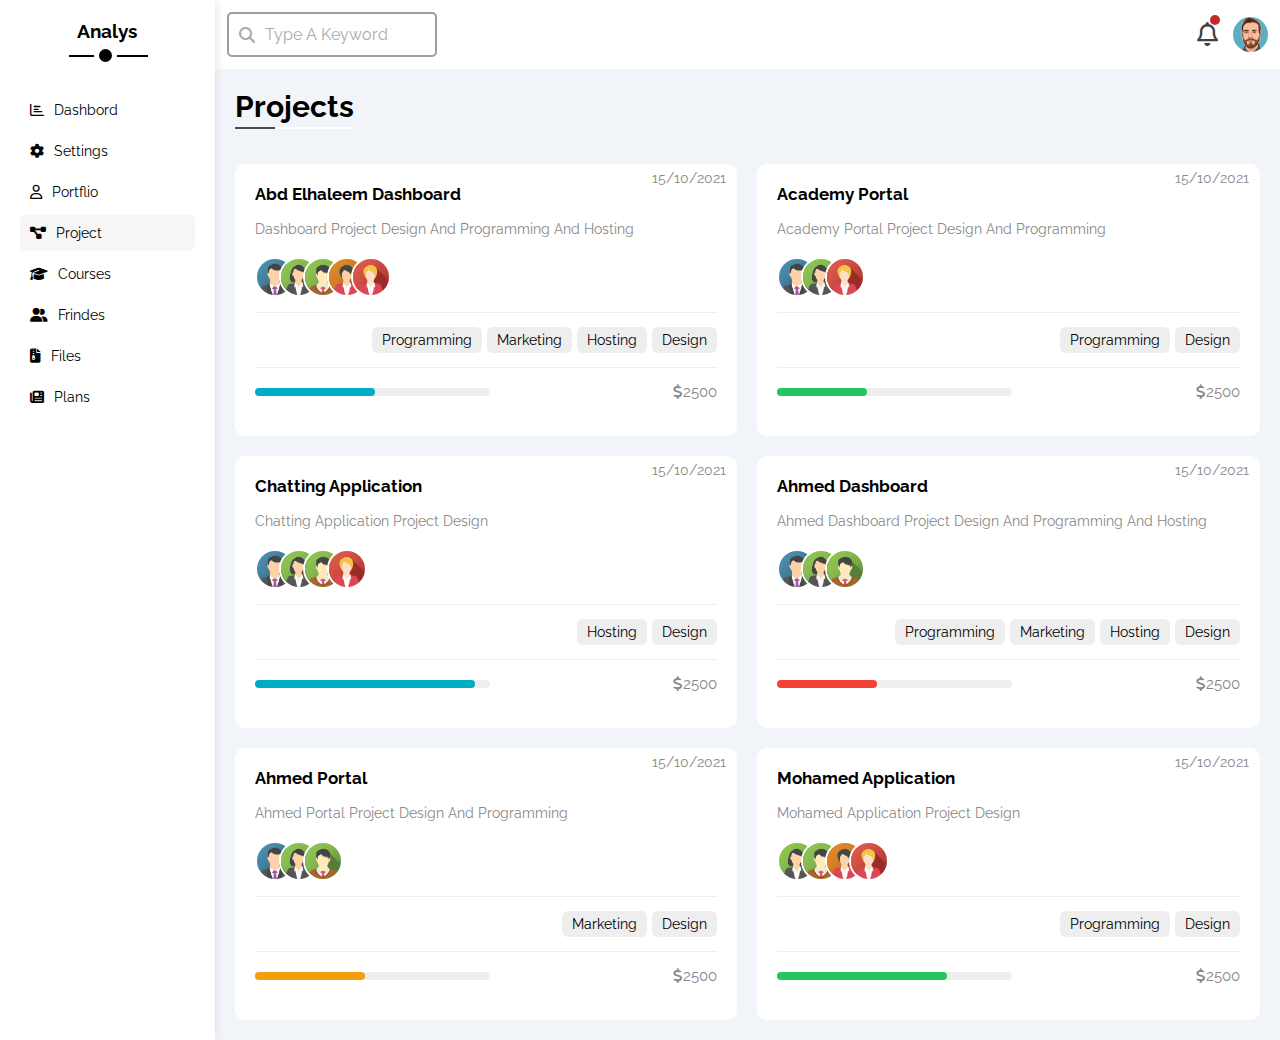
<file: project.html>
<!DOCTYPE html>
<html lang="en">
<head>
    <meta charset="UTF-8">
    <meta name="description" content="Dashboard to Analysis">
    <meta name="viewport" content="width=device-width, initial-scale=1.0">
    <title>Projects</title>
    <link rel="stylesheet" href="./css/framework.css">
    <link rel="stylesheet" href="./css/style.css">
    <link rel="stylesheet" href="./css/all.min.css">
    <link rel="stylesheet" href="./css/normalize">
    <link rel="preconnect" href="https://fonts.googleapis.com">
    <link rel="preconnect" href="https://fonts.gstatic.com" crossorigin>
    <link href="https://fonts.googleapis.com/css2?family=Cairo:wght@200;
    300;400;500;600;700;800;900;1000&family=Open+Sans:ital,wght@0,300;0,
    400;0,500;0,600;0,700;0,800;1,300;1,500;1,600;1,700;1,800&family=Raleway
    :ital,wght@0,200;0,300;0,400;0,700;0,800;1,200;1,300;1,600;1,700&display=swap"
    rel="stylesheet">
</head>
<body>
    <div class="page d-flex">
        <div class="sidebar bg-white p-20 p-relative" >
            <h3 class="p-relative mt-0 text-c">Analys</h3>
            <ul>
                <li>
                    <a class="d-flex align-center fs-14 p-10 rad-6 c-black" href="index.html">
                        <i class="fa-regular fa-chart-bar fa fw"></i>
                        <span>Dashbord</span>
                    </a>
                </li>
                <li>
                    <a class=" d-flex align-center fs-14 p-10 rad-6 c-black" href="settings.html">
                        <i class="fa-solid fa-gear fa fw"></i>
                        <span>Settings</span>
                    </a>
                </li>
                <li>
                    <a class="d-flex align-center fs-14 p-10 rad-6 c-black" href="profile.html">
                        <i class="fa-regular fa-user fa fw"></i>
                        <span>Portflio</span>
                    </a>
                </li>
                <li>
                    <a class="active d-flex align-center fs-14 p-10 rad-6 c-black" href="project.html">
                        <i class="fa-solid fa-diagram-project fa fw"></i>
                        <span>Project</span>
                    </a>
                </li>
                <li>
                        <a class=" d-flex align-center fs-14 p-10 rad-6 c-black" href="courses.html">
                        <i class="fa-solid fa-graduation-cap fa fw"></i>
                    <span>Courses</span>
                    </a>
                </li>
                <li>
                    <a class=" d-flex align-center fs-14 p-10 rad-6 c-black" href="frinds.html">
                        <i class="fa-solid fa-user-friends fa fw"></i>
                        <span>Frindes</span>
                    </a>
                </li>
                <li>
                    <a class=" d-flex align-center fs-14 p-10 rad-6 c-black" href="files.html">
                        <i class="fa-solid fas fa-file-archive fa fw"></i>
                        <span>Files</span>
                    </a>
                </li>
                <li>
                    <a class=" d-flex align-center fs-14 p-10 rad-6 c-black" href="plan.html">
                        <i class="fa-solid fa-newspaper fa fw"></i>
                        <span>Plans</span>
                    </a>
                </li>
            </ul>
        </div>
        <div class="content w-full">
            <div class="header">
                <div class="search">
                    <i class="fa-solid fa-magnifying-glass"></i>
                    <span>Type A Keyword</span>
                </div>
                <div class="icon">
                    <span class="notf"><i class="fa-regular fa-bell fa-xl"></i></span>
                    <img src="./image/avatar-05.png" alt="">
                </div>
            </div>
            <h1 class="page-h1">Projects</h1>
            <div class="Projects-page d-grid gab-20">
                <div class="box p-20 bg-white p-relative rad-10 ">
                    <div class="text">
                        <p class="mt-0">Abd Elhaleem Dashboard</p>
                        <p class="c-gray fs-14">Dashboard Project Design And Programming And Hosting</p>
                    </div>
                    <div class="imges">
                        <img src="./image/team-01.png" alt="">
                        <img src="./image/team-02.png" alt="">
                        <img src="./image/team-03.png" alt="">
                        <img src="./image/team-04.png" alt="">
                        <img src="./image/team-05.png" alt="">
                    </div>
                    <div class="skills">
                        <p class="skil-2">Programming</p>
                        <p class="skil-2">Marketing</p>
                        <p class="skil-2">Hosting</p>
                        <p class="skil-2">Design</p>
                    </div>
                    <div class="foot">
                        <div class="progrs">
                            <span class="bg-blue"></span>
                        </div>
                        <p class="c-gray fs-15"><i class="fas fa-dollar-sign c-gray"></i>2500</p>
                    </div>
                    <span class="s d-block c-gray fs-14">15/10/2021</span>
                </div>
                <div class="box p-20 bg-white p-relative rad-10">
                    <div class="text">
                        <p class="mt-0">Academy Portal</p>
                        <p class="c-gray fs-14">Academy Portal Project Design And Programming</p>
                    </div>
                    <div class="imges">
                        <img src="./image/team-01.png" alt="">
                        <img src="./image/team-02.png" alt="">
                        <img src="./image/team-05.png" alt="">
                    </div>
                    <div class="skills">
                        <p class="skil-2">Programming</p>
                        <p class="skil-2">Design</p>
                    </div>
                    <div class="foot">
                        <div class="progrs">
                            <span class="bg-green"></span>
                        </div>
                        <p class="c-gray fs-15"><i class="fas fa-dollar-sign c-gray"></i>2500</p>
                    </div>
                    <span class="s d-block c-gray fs-14">15/10/2021</span>
                </div>
                <div class="box p-20 bg-white p-relative rad-10 ">
                    <div class="text">
                        <p class="mt-0">Chatting Application</p>
                        <p class="c-gray fs-14">Chatting Application Project Design</p>
                    </div>
                    <div class="imges">
                        <img src="./image/team-01.png" alt="">
                        <img src="./image/team-02.png" alt="">
                        <img src="./image/team-03.png" alt="">
                        <img src="./image/team-05.png" alt="">
                    </div>
                    <div class="skills">
                        <p class="skil-2">Hosting</p>
                        <p class="skil-2">Design</p>
                    </div>
                    <div class="foot">
                        <div class="progrs">
                            <span class="bg-blue"></span>
                        </div>
                        <p class="c-gray fs-15"><i class="fas fa-dollar-sign c-gray"></i>2500</p>
                    </div>
                    <span class="s d-block c-gray fs-14">15/10/2021</span>
                </div>
                <div class="box p-20 bg-white p-relative rad-10  ">
                    <div class="text">
                        <p class="mt-0">Ahmed Dashboard</p>
                        <p class="c-gray fs-14">Ahmed Dashboard Project Design And Programming And Hosting</p>
                    </div>
                    <div class="imges">
                        <img src="./image/team-01.png" alt="">
                        <img src="./image/team-02.png" alt="">
                        <img src="./image/team-03.png" alt="">
                    </div>
                    <div class="skills">
                        <p class="skil-2">Programming</p>
                        <p class="skil-2">Marketing</p>
                        <p class="skil-2">Hosting</p>
                        <p class="skil-2">Design</p>
                    </div>
                    <div class="foot">
                        <div class="progrs">
                            <span class="bg-red"></span>
                        </div>
                        <p class="c-gray fs-15"><i class="fas fa-dollar-sign c-gray"></i>2500</p>
                    </div>
                    <span class="s d-block c-gray fs-14">15/10/2021</span>
                </div>
                <div class="box p-20 bg-white p-relative rad-10  ">
                    <div class="text">
                        <p class="mt-0">Ahmed Portal</p>
                        <p class="c-gray fs-14">Ahmed Portal Project Design And Programming</p>
                    </div>
                    <div class="imges">
                        <img src="./image/team-01.png" alt="">
                        <img src="./image/team-02.png" alt="">
                        <img src="./image/team-03.png" alt="">
                    </div>
                    <div class="skills">
                        <p class="skil-2">Marketing</p>
                        <p class="skil-2">Design</p>
                    </div>
                    <div class="foot">
                        <div class="progrs">
                            <span class="bg-oran"></span>
                        </div>
                        <p class="c-gray fs-15"><i class="fas fa-dollar-sign c-gray"></i>2500</p>
                    </div>
                    <span class="s d-block c-gray fs-14">15/10/2021</span>
                </div>
                <div class="box p-20 bg-white p-relative rad-10 ">
                    <div class="text">
                        <p class="mt-0">Mohamed Application</p>
                        <p class="c-gray fs-14">Mohamed Application Project Design</p>
                    </div>
                    <div class="imges">
                        <img src="./image/team-02.png" alt="">                        <img src="./image/team-03.png" alt="">
                        <img src="./image/team-04.png" alt="">
                        <img src="./image/team-05.png" alt="">
                    </div>
                    <div class="skills">
                        <p class="skil-2">Programming</p>
                        <p class="skil-2">Design</p>
                    </div>
                    <div class="foot">
                        <div class="progrs">
                            <span class="bg-green"></span>
                        </div>
                        <p class="c-gray fs-15"><i class="fas fa-dollar-sign c-gray"></i>2500</p>
                    </div>
                    <span class="s d-block c-gray fs-14">15/10/2021</span>
                </div>
            </div>
        </div>
    </div>
</body>
</html>
</file>
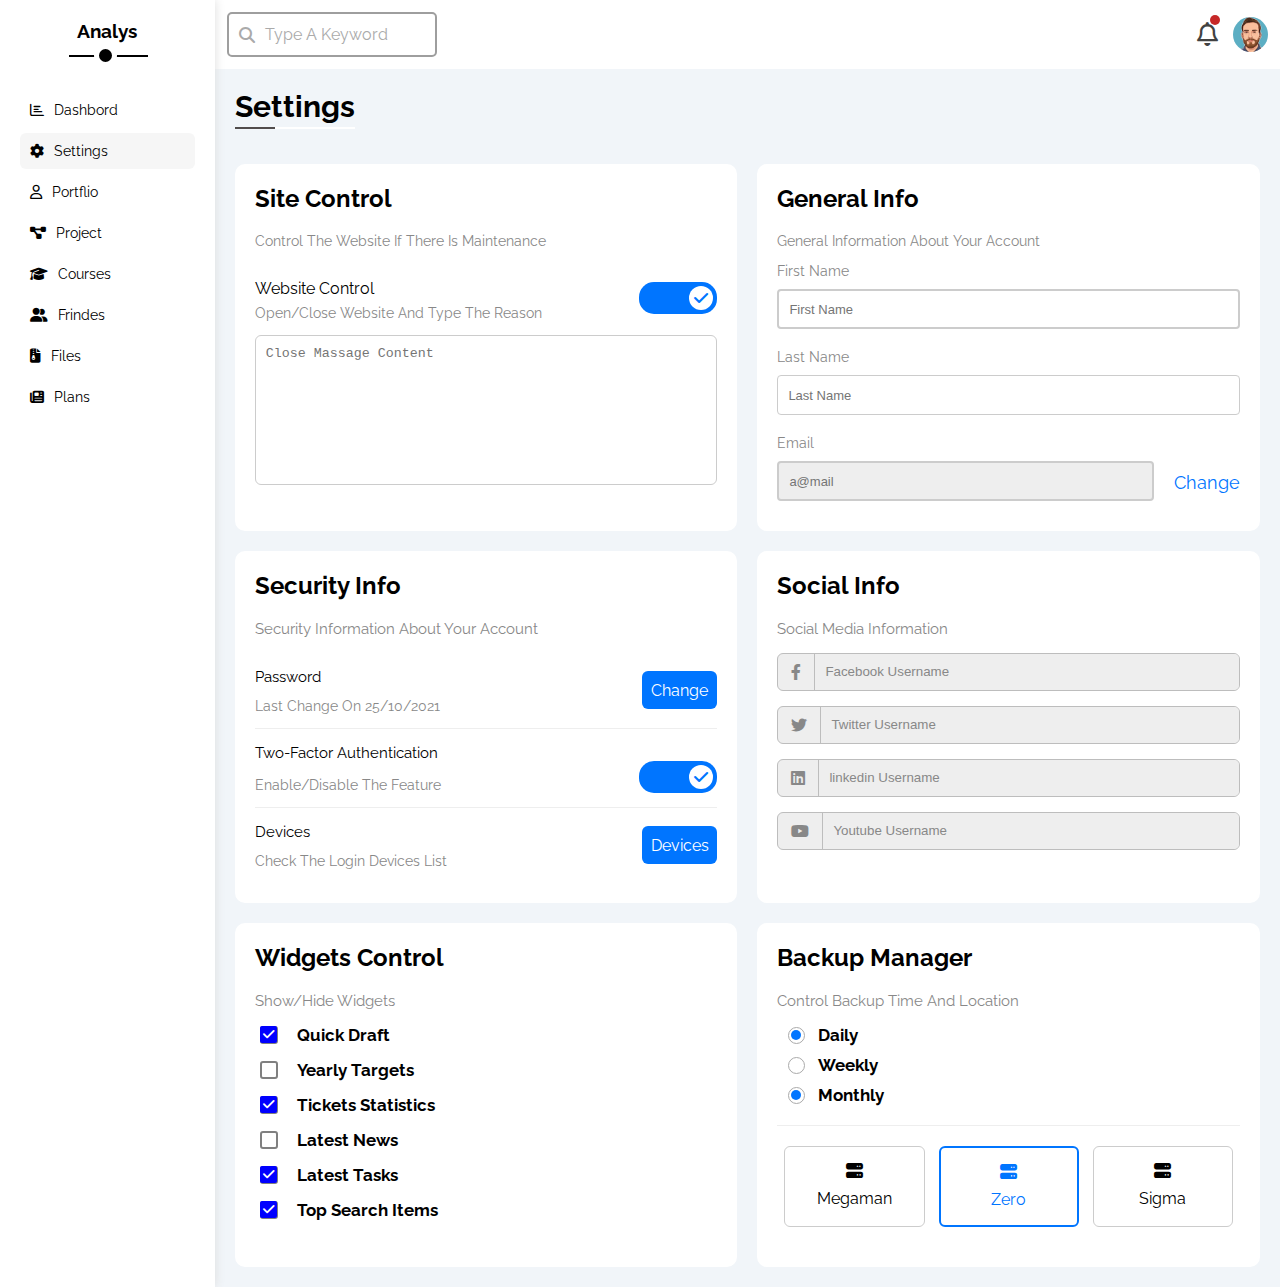
<file: settings.html>
<!DOCTYPE html>
<html lang="en">
<head>
    <meta charset="UTF-8">
    <meta name="description" content="Dashboard to Analysis">
    <meta name="viewport" content="width=device-width, initial-scale=1.0">
    <title>Settings</title>
    <link rel="stylesheet" href="./css/framework.css">
    <link rel="stylesheet" href="./css/style.css">
    <link rel="stylesheet" href="./css/all.min.css">
    <link rel="stylesheet" href="./css/normalize">
    <link rel="preconnect" href="https://fonts.googleapis.com">
    <link rel="preconnect" href="https://fonts.gstatic.com" crossorigin>
    <link href="https://fonts.googleapis.com/css2?family=Cairo:wght@200;
    300;400;500;600;700;800;900;1000&family=Open+Sans:ital,wght@0,300;0,
    400;0,500;0,600;0,700;0,800;1,300;1,500;1,600;1,700;1,800&family=Raleway
    :ital,wght@0,200;0,300;0,400;0,700;0,800;1,200;1,300;1,600;1,700&display=swap"
    rel="stylesheet">
</head>
<body>
    <div class="page d-flex">
        <div class="sidebar bg-white p-20 p-relative" >
            <h3 class="p-relative mt-0 text-c">Analys</h3>
            <ul>
                <li>
                    <a class="d-flex align-center fs-14 p-10 rad-6 c-black" href="index.html">
                        <i class="fa-regular fa-chart-bar fa fw"></i>
                        <span>Dashbord</span>
                    </a>
                </li>
                <li>
                    <a class="active d-flex align-center fs-14 p-10 rad-6 c-black" href="settings.html">
                        <i class="fa-solid fa-gear fa fw"></i>
                        <span>Settings</span>
                    </a>
                </li>
                <li>
                    <a class=" d-flex align-center fs-14 p-10 rad-6 c-black" href="profile.html">
                        <i class="fa-regular fa-user fa fw"></i>
                        <span>Portflio</span>
                    </a>
                </li>
                <li>
                    <a class=" d-flex align-center fs-14 p-10 rad-6 c-black" href="project.html">
                        <i class="fa-solid fa-diagram-project fa fw"></i>
                        <span>Project</span>
                    </a>
                </li>
                <li>
                        <a class=" d-flex align-center fs-14 p-10 rad-6 c-black" href="courses.html">
                        <i class="fa-solid fa-graduation-cap fa fw"></i>
                    <span>Courses</span>
                    </a>
                </li>
                <li>
                    <a class=" d-flex align-center fs-14 p-10 rad-6 c-black" href="frinds.html">
                        <i class="fa-solid fa-user-friends fa fw"></i>
                        <span>Frindes</span>
                    </a>
                </li>
                <li>
                    <a class=" d-flex align-center fs-14 p-10 rad-6 c-black" href="files.html">
                        <i class="fa-solid fas fa-file-archive fa fw"></i>
                        <span>Files</span>
                    </a>
                </li>
                <li>
                    <a class=" d-flex align-center fs-14 p-10 rad-6 c-black" href="plan.html">
                        <i class="fa-solid fa-newspaper fa fw"></i>
                        <span>Plans</span>
                    </a>
                </li>
            </ul>
        </div>
        <div class="content w-full">
            <div class="header">
                <div class="search">
                    <i class="fa-solid fa-magnifying-glass"></i>
                    <span>Type A Keyword</span>
                </div>
                <div class="icon">
                    <span class="notf"><i class="fa-regular fa-bell fa-xl"></i></span>
                    <img src="./image/avatar-05.png" alt="">
                </div>
            </div>
            <h1 class="page-h1">Settings</h1>
            <div class="settings-page d-grid gab-20">
                <div class="site-control p-relative bg-white p-20 rad-10">
                    <h2 class="mt-0">Site Control</h2>
                    <p class="mt-0 c-gray fs-14">Control The Website If There Is Maintenance</p>
                    <div class="container">
                        <div class="info">
                            <p>Website Control</p>
                            <p class="mt-0 c-gray fs-14">Open/Close Website And Type The Reason</p>
                        </div>
                        <label>
                            <input class="toggle-checbox" type="checkbox" checked>
                            <div class="toggle-switch"></div>
                        </label>
                    </div>
                    <textarea placeholder="Close Massage Content"></textarea>
                </div>
                <div class="general p-relative bg-white p-20 rad-10">
                    <h2 class="mt-0">General Info</h2>
                    <p class="mt-0 c-gray fs-14">General Information About Your Account</p>
                    <form>
                        <div class="first">
                            <label class=" c-gray">First Name</label>
                            <input type="text" placeholder="First Name">
                        </div>
                        <div class="last">
                            <label class=" c-gray">Last Name</label>
                            <input type="text" placeholder="Last Name">
                        </div>
                        <div class="email">
                            <div class="info">
                                <label class=" c-gray">Email</label>
                                <input type="email" placeholder="a@mail" readonly>
                            </div>
                            <p>Change</p>
                        </div>
                        
                    </form>
                </div>
                <div class="security p-relative bg-white p-20 rad-10">
                    <h2 class="mt-0">Security Info</h2>
                    <p class="mt-0 c-gray fs-15">Security Information About Your Account</p>
                    <div class="one">
                        <div class="info">
                            <p class="fs-15">Password</p>
                            <p class="c-gray fs-14">Last Change On 25/10/2021</p>
                        </div>
                        <div>Change</div>
                    </div>
                    <div class="two">
                        <div class="info">
                            <p class="fs-15">Two-Factor Authentication</p>
                            <p class="c-gray fs-14">Enable/Disable The Feature</p>
                        </div>
                        <label>
                            <input class="toggle-checbox" type="checkbox" checked>
                            <div class="toggle-switch"></div>
                        </label>
                    </div>
                    <div class="one">
                        <div class="info">
                            <p class="fs-15">Devices</p>
                            <p class="c-gray fs-14">Check The Login Devices List</p>
                        </div>
                        <div class="dif">Devices</div>
                    </div>
                </div>
                <div class="social-Info p-relative bg-white p-20 rad-10">
                    <h2 class="mt-0">Social Info</h2>
                    <p class="mt-0 c-gray fs-15">Social Media Information</p>
                    <div class="color-one">
                        <i class="fa-brands fa-facebook-f d-block"></i>
                        <input type="text" placeholder="Facebook Username"></input>
                    </div>
                    <div class="color-two">
                        <i class="fa-brands fa-twitter d-block"></i>
                        <input type="text" placeholder="Twitter Username"></input>
                    </div>
                    <div class="color-there">
                        <i class="fa-brands fa-linkedin d-block"></i>
                        <input type="text" placeholder="linkedin Username"></input>
                    </div>
                    <div class="color-four">
                        <i class="fa-brands fa-youtube d-block"></i>
                        <input type="text" placeholder="Youtube Username"></input>
                    </div>
                </div>
                <div class="widgets p-relative bg-white p-20 rad-10">
                    <h2 class="mt-0">Widgets Control</h2>
                    <p class="mt-0 c-gray fs-15">Show/Hide Widgets</p>
                    <div>
                        <input  type="checkbox" id="o" checked>
                        <label for="o">Quick Draft</label>
                    </div>
                    <div>
                        <input  type="checkbox" id="s">
                        <label for="s">Yearly Targets</label>
                    </div>
                    <div>
                        <input  type="checkbox" id="n" checked>
                        <label for="n">Tickets Statistics</label>
                    </div>
                    <div>
                        <input  type="checkbox" id="d">
                        <label for="d">Latest News</label>
                    </div>
                    <div>
                        <input  type="checkbox" id="c" checked>
                        <label for="c">Latest Tasks</label>
                    </div>
                    <div>
                        <input  type="checkbox" id="f" checked>
                        <label for="f">Top Search Items</label>
                    </div>
                </div>
                <div class="backup p-relative bg-white p-20 rad-10">
                    <h2 class="mt-0">Backup Manager</h2>
                    <p class="mt-0 c-gray fs-15">Control Backup Time And Location</p>
                    <div>
                        <input type="checkbox" id="onee" checked>
                        <label for="onee">Daily</label>
                    </div>
                    <div>
                        <input type="checkbox" id="twoo">
                        <label for="twoo">Weekly</label>
                    </div>
                    <div>
                        <input type="checkbox" id="three" checked>
                        <label for="three">Monthly</label>
                    </div>
                    <div class="container">
                        <div>
                            <i class="fa-solid fa-server d-block mb-10"></i>
                            <p>Megaman</p>
                        </div>
                        <div>
                            <i class="fa-solid fa-server d-block mb-10 c-blue"></i>
                            <p>Zero</p>
                        </div>
                        <div>
                            <i class="fa-solid fa-server d-block mb-10"></i>
                            <p>Sigma</p>
                        </div>
                    </div>
                </div>
            </div>
        </div>
    </div>
</body>
</html>
</file>
<file: css/framework.css>
/*start box*/
.d-flex{
    display: flex;
}
.bg-white{
    background-color: white;
}
.p-20{
    padding: 20px;
}
.p-relative{
    position: relative;
}
.p-10{
    padding: 10px;
}
.m-20{
    margin: 20px;
}
.text-c{
    text-align: center;
}
.w-fit{
    width: fit-content;
}
.c-white{
    color: white;
}
.bg-blue{
    background-color: #00ACC1;
}
.fs-14{
    font-size: 14px;
}
.mt-0{
    margin-top: 0;
}
.c-black{
    color: black;
}
.rad-6{
    border-radius: 6px;
    -webkit-border-radius: 6px;
    -moz-border-radius: 6px;
    -ms-border-radius: 6px;
    -o-border-radius: 6px;
}
.fs-13{
font-size: 13px;
}
.align-center{
    align-items: center;
}
.page-h1{
    position: relative;
    margin-left: 20px;
    font-weight: 700;
    font-size: 30px;
    margin-bottom: 40px;

}
.page-h1::before{
    content: "";
    width: 120px;
    height: 2px;
    position: absolute;
    background-color: white;
    bottom: -5px;
    left: 0;
}
.page-h1::after{
    content: "";
    width: 40px;
    height: 2px;
    position: absolute;
    background-color: #514c4c;
    bottom: -5px;
    left: 0;
}
.intro{
    display: flex;
    justify-content: space-between;
    background-color: #eee;
}
.bg-green{
    background-color: #22c55e;
}
.bg-red{
    background-color: #f44336;
}
.m-0{
    margin: 0;
}
.fs-15{
    font-size: 15px;
}
.c-gray{
    color: #888;
}
.mt-5{
    margin-top: 5px;
}
.mt-20{
    margin-top: 20px;
}
.mt-25{
    margin-top: 25px;
}
.mt-10{
    margin-top: 10px;
}
.mb-20{
    margin-bottom: 20px;
}
.d-block{
    display: block;
}
.t-w{
    text-wrap: nowrap;
}
.bg-eee{
    background-color: #eee;
}
.b-none{
    border: none;
}
.rt-60{
    right: 60px !important;
}
.f-w{
    width: 100%;
}
.wg-icon{
    width: 80px;
    height: 80px;
}
.tr-15{
    transform: translatey(-15px);
    -webkit-transform: translatey(-15px);
    -moz-transform: translatey(-15px);
    -ms-transform: translatey(-15px);
    -o-transform: translatey(-15px);
}
.skil-2{
    background-color: #eee;
    padding: 5px 10px;
    border-radius: 6px;
    width: fit-content;
    font-size: 14px;
}
.skil{
    background-color: #eee;
    padding: 5px 10px;
    border-radius: 6px;
    width: fit-content;
    font-size: 15px;
}
.mb-5px{
    margin-bottom: 15px;
}
.ml-15{
    margin-left: 15px;
}
.prog-o{
    background-color: #0075ff;
    width: 80%;
    height: 4px;
    display: block;
}
.prog-t{
    background-color: #f59e0b;
    width: 55%;
    height: 4px;
    display: block;
    
}
.bg-oran{
    background-color: #f59e0b;
}
.wid-40{
    width: 40px;
}
.prog-th{
    background-color: #22c55e;
    width: 75%;
    height: 4px;
    display: block;
}
.fs-25{
    font-size: 22px;
}
.fn-700{
    font-weight: 700;
}
.mb-10{
    margin-bottom: 10px;
}
.c-orange{
    color: #f59e0b;
}
.c-blue{
    color:  #0075ff;
}
.c-green{
    color: #22c55e;
}
.c-red{
    color: #f44336;
}
.w-100{
    width: 100px;
}

.p-t-style{
    margin-left: -9px;
}
.p-delet{
    text-decoration: line-through;
}
</file>
<file: css/style.css>
*{
    box-sizing: border-box;
}
a{
    text-decoration: none;
}
ul{
    padding: 0;
    list-style: none;
}
::-webkit-scrollbar{
    width: 15px;
}
::-webkit-scrollbar-track{
    background-color: white;
}
::-webkit-scrollbar-thumb{
    background-color: #aaa;
}
::-webkit-scrollbar-thumb:hover{
    background-color: #ddd;
}
*:focus{
    outline: none;
}
body{
    font-family: 'Cairo', sans-serif;
    font-family: 'Open Sans', sans-serif;
    font-family: 'Raleway', sans-serif;
    margin: 0;
}
.d-grid{
    display: grid;
}
.rad-10{
    border-radius: 10px;
    -webkit-border-radius: 10px;
    -moz-border-radius: 10px;
    -ms-border-radius: 10px;
    -o-border-radius: 10px;
}

.gab-20{
    gap: 20px;
}
.page{
    min-height: 100vh;
    background-color: #f1f5f9;

}
.sidebar{
    width: 250px;
    box-shadow: 0 0 10px #ddd;
}
.sidebar > h3{
    margin-bottom: 50px;
}
.sidebar > h3::before{
    content: "";
    position: absolute;
    width: 45%;
    height: 2px;
    bottom: -15px;
    left: 49px;
    background-color: black;
}
.sidebar > h3::after{
    border: 5px solid white;
    bottom: -25px;
    content: "";
    position: absolute;
    width: 13px;
    height: 13px;
    background-color: black;
    border-radius: 50%;
    right: 78px;
}
.sidebar ul li a{
    margin-bottom: 5px;
    transition: 0.3s;
    -webkit-transition: 0.3s;
    -moz-transition: 0.3s;
    -ms-transition: 0.3s;
    -o-transition: 0.3s;
}
.sidebar ul li span{
    font-size: 14px;
    margin-left: 10px;
}
.sidebar ul li a:hover,
.sidebar ul li a.active{
    background-color: #f6f6f6;
}
.w-full{
    width: 100%;
}
@media (max-width:767px) {
    .sidebar{
        width: 58px;
        padding: 10px;
        
    }
    .sidebar > h3{
        font-size: 12px;
        right: 5px;
        margin-bottom: 20px;
    }
    .sidebar > h3::after,
    .sidebar > h3::before{
        display: none;
    }
    .sidebar ul li span{
        display: none;
    }
    .content .header .search{
        width: 185px !important;
    }
    .content .header .search span{
        font-size: 13px;
    }
    .content .header .icon img{
        width: 35px;
        margin-left: 5px;
    }
    .text-c-mob{
        text-align: center;
    }
    .d-block-mob{
        display: block;
    }
    .wrapper{
        gap: 10px;
        grid-template-columns:1fr !important;
        margin: 0 10px !important;
    }
    .welcome .intro img{
        width: 90px !important;
    }
    .welcome .intro{
        padding-bottom: 35px;
    }
    .welcome .avatar{
        right: 100px !important;
    }
    .welcome .body{
        margin-top: -20px;
    }
    .welcome .visit{
        margin-bottom: 10px;
    }
    .news .container .con {
        flex-direction: column;
        margin-bottom: 20px;
    }
    .Projects{
        display: none;
    }
    .profil .container{
        margin-left: 10px !important;
        margin-right: 10px !important;
    }
    .profil .container .two div .gender {
    margin-top: -10px;
    padding-left: 0 !important;
    padding-bottom: 7px;
}
    .settings-page{
        margin-left: 10px !important;
        margin-right: 10px !important;
    }

}
.content .header{
    display: flex;
    align-items: center;
    justify-content: space-between;
    padding: 12px;
    background-color: white;
}
.content .header .search{
    width: 210px;
    height: 45px;
    border: 2px solid #9E9E9E;
    position: relative;
    border-radius: 5px;
    display: flex;
    align-items: center;
    
}
.content .header .search span{
    color: #aaa;
}
.header .search i{
    margin-right: 10px;
    margin-left: 10px;
    color: #aaa;
}
.header .icon{
    display: flex;
    align-items: center;
}
.header .icon img{
    width: 35px;
    border-radius: 50%;
    -webkit-border-radius: 50%;
    -moz-border-radius: 50%;
    -ms-border-radius: 50%;
    -o-border-radius: 50%;
    margin-left: 15px;
}
.header .icon .notf{
    position: relative;
}
.header .icon .notf::before{
        border-radius: 50%;
    content: "";
    position: absolute;
    width: 10px;
    height: 10px;
    top: -10px;
    background-color: #C62828;
    left: 13px;
}
.header .icon .notf i{
    color: #424242;
}
.wrapper{
    grid-template-columns: repeat(auto-fill, minmax(450px,1fr));
    margin: 0 20px;
}
.welcome{
    overflow: hidden
}
.welcome .intro img{
    width: 170px;
    margin-bottom: -10px;
}
.welcome .body{
    border-bottom: 1px solid #eee;
    border-top: 1px solid #eee;
}
.welcome .body > div{
    flex: 1;  
}
.welcome.visit{
    margin: 0 15px 15px auto;
}
.welcome .avatar{
    border: 3px solid #00ACC1;
    border-radius: 50%;
    width: 74px;
    position: relative;
    top: -37px;
    right: -10px;
    padding: 2px;
}
.welcome a{
    margin: 0 15px 0 auto;
    background-color: #00ACC1;
}
.quick-draft textarea{
min-height: 180px;
resize: none;
}
.btn-shap{
    padding: 4px 10px;
    border-radius: 6px;
    -webkit-border-radius: 6px;
    -moz-border-radius: 6px;
    -ms-border-radius: 6px;
    -o-border-radius: 6px;
    text-transform: capitalize;
}
.quick-draft .save{
    display: block;
    margin: 5px 0 0 auto;
}
.targets .info {
    margin-left: 15px;
    display: flex;
    flex-direction: column;
    justify-content: space-evenly;
    flex: 1;
}
.targets .info .prog{
    height: 4px;
}
.bg-o{
    background-color:  rgb(0 117 255 / 20%);
}
.bg-t{
        background-color: rgb(245 158 11 / 20%);
}
.bg-th{
        background-color: rgb(34 197 94 / 20%);
}
.targets .one i{
    color: #0075ff;
    font-size: 22px;
    display: flex;
    align-items: center;
    justify-content: center;
}
.targets .two i{
    color: #f59e0b;
    font-size: 22px;
    display: flex;
    align-items: center;
    justify-content: center;
}
.targets .there i{
    color: #22c55e;
    font-size: 22px;
    display: flex;
    align-items: center;
    justify-content: center;
}
.targets .one .info .prog span::before{
    padding: 4px;
    content: "80%";
    position: absolute;
    bottom: 16px;
    right: -18px;
    background-color: #0075ff;
    border-radius: 6px;
    font-size: 13px;
    color: white;
}
.targets .one .info .prog span::after{
    content: "";
    position: absolute;
    border-width: 7px;
    border-style: solid;
    border-color: #0075ff transparent transparent transparent;
    right: -7px;
    bottom: 3px;
}
.targets .two .info .prog span::before{
    padding: 4px;
    content: "60%";
    position: absolute;
    bottom: 16px;
    right: -18px;
    background-color: #f59e0b;
    border-radius: 6px;
    font-size: 13px;
    color: white;
}
.targets .two .info .prog span::after{
    content: "";
    position: absolute;
    border-width: 7px;
    border-style: solid;
    border-color: #f59e0b transparent transparent transparent;
    right: -7px;
    bottom: 4px;
}
.targets .there .info .prog span::before{
    padding: 4px;
    content: "75%";
    position: absolute;
    bottom: 16px;
    right: -18px;
    background-color: #22c55e;
    border-radius: 6px;
    font-size: 13px;
    color: white;
}
.targets .there .info .prog span::after{
    content: "";
    position: absolute;
    border-width: 7px;
    border-style: solid;
    border-color: #22c55e transparent transparent transparent;
    right: -7px;
    bottom: 3px;
}
.statistics .container {
    display: flex;
    flex-wrap: wrap;
    justify-content: space-between;
}
.statistics .container .con {
    margin: 0 0 18px 0;
    width: 45%;
    gap: 5%;
    display: flex;
    align-items: center;
    flex-direction: column;
    border: 1px solid #75757578;
    padding: 22px;
    border-radius: 6px;
}
.news .container .con {
    display: flex;
    align-items: center;
    padding-bottom: 7px;
}
.news .container .con:not(:last-child){
    border-bottom: 2px solid #eee;
}
.news .container .con .info{
    margin-left: 10px;
    flex: 1;
}
.news .container .con .text {
    background-color: #eee;
    padding: 5px 8px;
    border-radius: 10px;
    font-size: 14px;
}
.tasks .container{
    display: flex;
    flex-direction: column;
}
.tasks .container .con:not(:last-child){
    border-bottom: 2px solid #eee;
}
.tasks .container .con{
    display: flex;
    align-items: center;
}
.tasks .container .con .info{
    flex: 1;
}
.tasks .container .con .done{
    transition: 0.3s;
    -webkit-transition: 0.3s;
    -moz-transition: 0.3s;
    -ms-transition: 0.3s;
    -o-transition: 0.3s;
}
.tasks .container .con .done:hover{
    color: #ff0000;
    cursor: pointer;
    transform:scale(1.2);
    -webkit-transform:scale(1.2);
    -moz-transform:scale(1.2);
    -ms-transform:scale(1.2);
    -o-transform:scale(1.2);
}
.search .container{
    display: flex;
    justify-content: space-between;
}
.search .container .one span{
    margin-bottom: 30px;
    display: block;
    color: #aaa;
}

.search .container .one ul li{
    margin-bottom: 27px;
    font-size: 17px;
    padding: 3px 0 ;
}
.search .container .two span{
    margin-bottom: 30px;
    display: block;
    color: #aaa;
}
.search .container .two ul{
    margin-left: 60px;
}
.search .container .two ul li{
    margin-bottom: 26px;
    background-color: #eee;
    padding: 5px 8px;
    border-radius: 6px;
    font-size: 14px;
}
.uploads .box {
    padding: 0 0 10px 0;
    display: flex;
    align-items: center;
    margin-bottom: 10px;
}
.uploads .box:not(:last-child){
    border-bottom: 2px solid #eee;
}
.uploads .box .info {
    flex: 1;
    margin-left: 10px;
}
.uploads .box .info .hed {
    font-size: 17px;
    display: block;
}
.uploads .box .info .body {
    font-size: 14px;
    color: #9E9E9E;
}
.uploads .box .done {
    background-color: #eee;
    padding: 5px 8px;
    border-radius: 6px;
    font-size: 14px;
}
.progress ul::before{
    background-color: #0075ff;
    content: "";
    position: absolute;
    height: 98%;
    width: 2px;
    left: 11px;
}
.progress ul li{
    align-items: center;
}  
.progress ul li::before{
    content: '';
    width: 20px;
    height: 20px;
    border-radius: 50%;
    -webkit-border-radius: 50%;
    -moz-border-radius: 50%;
    -ms-border-radius: 50%;
    -o-border-radius: 50%;
    background-color: white;
    border: 2px solid white;
    outline: 2px solid #0075ff;
    margin-right: 15px;
    z-index: 1;
} 
.progress ul .done::before {
    background-color: #0075ff;
} 
.progress ul .curnt::before {
    animation-name: flashing;
    animation-duration: 0.8s;
    animation-timing-function: ease;
    animation-iteration-count: infinite;
    -webkit-animation-direction: alternate;
    animation-play-state: running;
} 
@keyframes flashing {
    0%{
        background-color: #0075ff;
    }
    100%{
        background-color: white;
    }
}
.progress img{
    width: 120px;
    position: absolute;
    bottom: 0;
    right: 10px;
    filter: opacity(0.1);
}
.reminders .box{
    flex-direction: column;
    margin-bottom: 10px;
    padding-left: 50px;
}
.reminders .box::before{
    content: '';
    position: absolute;
    width: 2px;
    height: 100%;
    background-color: red;
    left: 32px;
}
.reminders .box::after{
    content: '';
    position: absolute;
    width: 15px;
    top: 40%;
    height: 15px;
    background-color: red;
    left: 0;
    border-radius: 50%;
    -webkit-border-radius: 50%;
    -moz-border-radius: 50%;
    -ms-border-radius: 50%;
    -o-border-radius: 50%;
}
.reminders :nth-of-type(1)::before
,.reminders :nth-of-type(1)::after{
    background-color: #0075ff;
}
.reminders :nth-of-type(2)::before
,.reminders :nth-of-type(2)::after{
    background-color: #22c55e;
}
.reminders :nth-of-type(3)::before
,.reminders :nth-of-type(3)::after{
    background-color: #f59e0b;
}
.reminders :nth-of-type(4)::before
,.reminders :nth-of-type(4)::after{
    background-color: #f44336;
}
.latest-post .container{
    display: flex;
    gap: 19px;
    align-items: center;
}
.latest-post .container img{
    border-radius: 50%;
    -webkit-border-radius: 50%;
    -moz-border-radius: 50%;
    -ms-border-radius: 50%;
    -o-border-radius: 50%;
    width: 70px;
}
.latest-post div {
margin-bottom: 10px;
}
.latest-post div p {
    margin-bottom: 5px;
    font-weight: bold;
}
.latest-post .vot{
    font-size: 15px;
    line-height: 1.4;
    letter-spacing: 1px;
    color: #232323;
    border-block: 1px solid #ccc;
    padding: 35px 0;
}
.latest-post .fot {
    justify-content: space-between;
}
.Social-Media .box{
    display: flex;
    align-items: center;
    margin-bottom: 10px;
}
.Social-Media .box:nth-child(2){
    background-color: #1da1f233;
    color: #1da1f2;
}

.Social-Media .box:nth-child(2) .color{
    background-color: #1da1f2;
    padding: 10px;
}
.Social-Media .box:nth-child(2) p:nth-child(3){
    background-color: #1da1f2;
}
.Social-Media .box:nth-child(2) p:nth-child(3):hover{
    color: #1da1f2;
    background-color: white;
    font-weight: bold;
    cursor: pointer;
}
.Social-Media .box p:nth-child(2){
    flex: 1;
    margin-left: 15px;
}
.Social-Media .box p:last-child{
    color: white;
    padding: 5px 8px;
    border-radius: 6px;
    font-size: 13px;
    margin-right: 15px;
}
.Social-Media .box:nth-child(3){
    background-color: #1877f233;
    color: #1da1f2;
}
.Social-Media .box:nth-child(3) .color{
    background-color: #1877f2;
    padding: 10px 16px;
}
.Social-Media .box:nth-child(3) p:nth-child(3){
    background-color: #1877f2;
    transition: 0.3s;
    -webkit-transition: 0.3s;
    -moz-transition: 0.3s;
    -ms-transition: 0.3s;
    -o-transition: 0.3s;
}
.Social-Media .box:nth-child(3) p:nth-child(3):hover{
    color: #1877f2;
    background-color: white;
    font-weight: bold;
    cursor: pointer;
}
.Social-Media .box:nth-child(4){
    background-color: #ff000033;
    color: red;
}
.Social-Media .box:nth-child(4) .color{
    background-color: red;
    padding: 10px 8px;
}
.Social-Media .box:nth-child(4) p:nth-child(3){
    background-color: red;
    transition: 0.3s;
    -webkit-transition: 0.3s;
    -moz-transition: 0.3s;
    -ms-transition: 0.3s;
    -o-transition: 0.3s;
}
.Social-Media .box:nth-child(4) p:nth-child(3):hover{
    color: red;
    background-color: white;
    font-weight: bold;
    cursor: pointer;
}
.Social-Media .box:nth-child(5){
    background-color: rgb(0 119 181 / 20%);
    color: #0077b5;
}
.Social-Media .box:nth-child(5) .color{
    background-color: #0077b5;
    padding: 10px 12px;
}
.Social-Media .box:nth-child(5) p:nth-child(3){
    background-color: #0077b5;
    transition: 0.3s;
    -webkit-transition: 0.3s;
    -moz-transition: 0.3s;
    -ms-transition: 0.3s;
    -o-transition: 0.3s;
}
.Social-Media .box:nth-child(5) p:nth-child(3):hover{
    color: #0077b5;
    background-color: white;
    font-weight: bold;
    cursor: pointer;
}
.Projects{
    margin: 20px;
}
.Projects .responsive{
    overflow-x: auto;
}
.Projects .responsive table{
    min-width: 1000px;
    border-spacing: 0;
    width: 100%;
}
.Projects .responsive table thead td{
    background-color: #eee;
    font-weight: bold;
}
.Projects .responsive table td{
    padding: 15px;
}
.Projects .responsive table tbody td{
    border-bottom: 1px solid #eee;
    border-left: 1px solid #eee;
}
.Projects .responsive table tbody td:last-child{
    border-right: 1px solid #eee;
}
.Projects .responsive table tbody img{
    width: 32px;
    height: 32px;
    background-color: white;
    border-radius: 50%;
    -webkit-border-radius: 50%;
    -moz-border-radius: 50%;
    -ms-border-radius: 50%;
    -o-border-radius: 50%;
}
.Projects .responsive table tbody img:not(:first-child){
    margin-left: -20px;
}


/*start settings*/
.settings-page{
    grid-template-columns: repeat(auto-fill, minmax(450px, 1fr));
    margin-left: 20px;
    margin-right: 20px;
    margin-bottom: 20px;

}
@media (max-width:767px) {
    .settings-page{
        grid-template-columns:minmax(100px,1fr);
        gap: 10px;
    }
}
.toggle-checbox{
    appearance: none;
}
.toggle-switch{
    background-color: #ccc;
    width: 78px;
    height: 32px;
    cursor: pointer;
    position: relative;
    border-radius: 15px;
    transition: 0.4s;
    -webkit-transition: 0.4s;
    -moz-transition: 0.4s;
    -ms-transition: 0.4s;
    -o-transition: 0.4s;
    -webkit-border-radius: 15px;
    -moz-border-radius: 15px;
    -ms-border-radius: 15px;
    -o-border-radius: 15px;
}
.toggle-switch::before{
    font-family: var(--fa-style-family-classic);
    content: "\f00d";
    font-weight: 900;
    background-color: white;
    width: 24px;
    height: 24px;
    border-radius: 50%;
    -webkit-border-radius: 50%;
    -moz-border-radius: 50%;
    -ms-border-radius: 50%;
    -o-border-radius: 50%;
    position: absolute;
    top: 4px;
    left: 4px;
    display: flex;
    align-items: center;
    justify-content: center;
    transition: 0.4s;
    -webkit-transition: 0.4s;
    -moz-transition: 0.4s;
    -ms-transition: 0.4s;
    -o-transition: 0.4s;
}
.toggle-checbox:checked + .toggle-switch{
    background-color: #0075ff;
}
.toggle-checbox:checked + .toggle-switch::before{
    left: 50px;
    color: #0075ff;
    content: "\f00c";
}
.site-control .container{
    display: flex;
}
.site-control .container .info {
    flex: 1;
}
.site-control .container .info p:first-child{
    margin-bottom: 7px;
}
.site-control textarea{
    resize: none;
    width: 100%;
    height: 150px;
    border: 1px solid #ccc;
    border-radius: 6px;
    padding: 10px 0px 0 10px;
}
.general form {
    display: flex;
    flex-direction: column;
}
.general form .first{
    margin-bottom: 20px;
}
.general form .first label{
    display: block;
    margin-bottom: 10px;
    font-size: 14px;
}
.general form .first input{
    width: 100%;
    height: 40px;
    border-radius: 4px;
    border: 2px solid #ccc;
    -webkit-border-radius: 4px;
    -moz-border-radius: 4px;
    -ms-border-radius: 4px;
    -o-border-radius: 4px;
    padding: 0 10px;
    font-size: 13px;
}
.general form .last{
    margin-bottom: 20px;
}
.general form .last label{
    display: block;
    margin-bottom: 10px;
    font-size:14px
}
.general form .last input{
    width: 100%;
    height: 40px;
    border-radius: 4px;
    border: 1px solid #ccc;
    -webkit-border-radius: 4px;
    -moz-border-radius: 4px;
    -ms-border-radius: 4px;
    -o-border-radius: 4px;
    padding: 0 10px;
    font-size: 13px;
}
.general form .email{
    margin-bottom: 10px;
    display: flex;
    align-items: flex-end;
}
.general form .email .info{
    flex:1;
}
.general form .email label{
    display: block;
    margin-bottom: 10px;
    font-size:14px;
}
.general form .email input{
    width: 95%;
    background-color: #eee;
    height: 40px;
    border-radius: 4px;
    border: 2px solid #ccc;
    -webkit-border-radius: 4px;
    -moz-border-radius: 4px;
    -ms-border-radius: 4px;
    -o-border-radius: 4px;
    padding: 0 10px;
    font-size: 13px;
}
.general form .email p{
    color:#0075ff;
    margin-bottom: 8px;
    font-size: 18px;
    cursor: pointer;
    position: relative;
    z-index: 22;
}
.security .one{
    display: flex;
    justify-content: space-between;
    align-items: center;
}
.security .one .info{
    display: flex;
    flex-direction: column;
    align-items: flex-start;
}
.security .one .info p:nth-child(1){
    margin-bottom: -2px;
}

.security .one div:nth-child(2){
    color: white;
    display: flex;
    width: 75px;
    height: 38px;
    background-color: #0075ff;
    align-items: center;
    justify-content: center;
    border-radius: 6px;
    cursor: pointer;
}
.security .two{
    display: flex;
    align-items: center;
    justify-content: space-between;
    border-block: 1px solid #eee;
}
.social-Info div{
    display: flex;
    border: 1px solid #BDBDBD;
    border-radius: 6px;
    -webkit-border-radius: 6px;
    -moz-border-radius: 6px;
    -ms-border-radius: 6px;
    -o-border-radius: 6px;
    background-color: #eee;
    overflow: hidden;
    margin-bottom: 15px;
}
.social-Info div i{
    padding: 10px 13px;
    color: #888;
    border-right: 1px solid #BDBDBD;
    transition: 0.3s;
    -webkit-transition: 0.3s;
    -moz-transition: 0.3s;
    -ms-transition: 0.3s;
    -o-transition: 0.3s;
    
}
.social-Info div input{
    border: none;
    color: black;
    padding: 0 10px;
    background-color: #eee;
    flex: 1;
}
.social-Info div input::placeholder{
    color: #888;
}

.social-Info .color-one:focus-within i {
    background-color: #1877f2;
    color: white;
}
.social-Info .color-two:focus-within i {
    background-color: #1da1f2;
    color: white;
}
.social-Info .color-there:focus-within:focus-within i {
    background-color: #0a66c2;
    color: white;
}
.social-Info .color-four:focus-within i {
    background-color: #ff0000;
    color: white;
}
.widgets div{
    display: flex;
    gap: 25px;
    margin-bottom: 15px;
}
.widgets div input{
    appearance: none;
}

.widgets div label{
    position: relative;
    cursor: pointer;
    font-weight: bold;
    font-size: 17px;
    padding-left: 10px;
}
.widgets div label::before{
    content: "";
    position: absolute;
    width: 14px;
    height: 14px;
    border-radius: 3px;
    border: 2px solid gray;
    -webkit-border-radius: 3px;
    -moz-border-radius: 3px;
    -ms-border-radius: 3px;
    -o-border-radius: 3px;
    left: -27px;
    top: 50%;
    margin-top: -8.5px;
    cursor: pointer;

}
.widgets div label::after{
    border-radius: 2px;
    content: "";
    font-family: var(--fa-style-family-classic);
    content: "\f00c";
    font-weight: 900;
    font-size: 13px;
    left: -27px;
    position: absolute;
    width: 17px;
    background-color: blue;
    height: 17px;
    display: flex;
    align-items: center;
    justify-content: center;
    top: 50%;
    margin-top: -8.5px;
    color: white;
    transform:scale(0)rotate(360deg) ;
    -webkit-transform:scale(0)rotate(360deg) ;
    -moz-transform:scale(0)rotate(360deg) ;
    -ms-transform:scale(0)rotate(360deg) ;
    -o-transform:scale(0)rotate(360deg) ;
    transition: 0.3s;
    -webkit-transition: 0.3s;
    -moz-transition: 0.3s;
    -ms-transition: 0.3s;
    -o-transition: 0.3s;
    cursor: pointer;
}
.widgets input[type="checkbox"]:checked + label::after{
    transform: scale(1);
    -webkit-transform: scale(1);
    -moz-transform: scale(1);
    -ms-transform: scale(1);
    -o-transform: scale(1);
}
.backup div{
    margin-bottom: 10px;
}
.backup div input{
    appearance: none;
}
.backup div label{
    padding-left: 30px;
    position: relative;
    font-size: 17px;
    font-weight: bold;
    cursor: pointer;
}
.backup div label::before{
    content: "";
    width: 15px;
    height: 15px;
    position: absolute;
    left: 0;
    border: 1px solid #aaa;
    border-radius: 50%;
    -webkit-border-radius: 50%;
    -moz-border-radius: 50%;
    -ms-border-radius: 50%;
    -o-border-radius: 50%;
    top: 2px;
}
.backup div input:checked + label::after{
    content: "";
    width: 10px;
    height:10px;
    background-color: #0075ff;
    border-radius: 50%;
    -webkit-border-radius: 50%;
    -moz-border-radius: 50%;
    -ms-border-radius: 50%;
    -o-border-radius: 50%;
    position: absolute;
    left: 3px;
    top: 5px;
}
.backup .container{
    margin-top: 20px;
    display: flex;
    justify-content: space-around;
    padding-top: 20px;
    border-top: 1px solid #eee;
    flex-wrap: wrap;
}
@media (max-width:767px) {
.backup .container div{
    width: 100% !important;
    }
}
.backup .container div{
    border: 1px solid#ccc;
    border-radius: 6px;
    -webkit-border-radius: 6px;
    -moz-border-radius: 6px;
    -ms-border-radius: 6px;
    -o-border-radius: 6px;
    width:calc(100% / 3 - 3%);
    display: flex;
    flex-direction: column;
    align-items: center;
}
.backup .container div:nth-child(2){
    border: 2px solid #0075ff;
}
.backup .container div:nth-child(2) p{
    color: #0075ff;
}
.backup .container div i{
    margin-top: 15px;
    font-size: 17px;
}
.backup .container div p{
    margin-top: 0;
}
.profil .container{
    display: flex;
    flex-wrap: wrap;
    margin-left: 20px;
    margin-right: 20px;
    margin-bottom: 20px;
}
.profil .container .one{
    width: 250px;
    display: flex;
    flex-direction: column;
    align-items: center;
    justify-content: center;
}
.profil .container .one img{
    width: 120px;
    height: 120px;
    border-radius: 50%;
    -webkit-border-radius: 50%;
    -moz-border-radius: 50%;
    -ms-border-radius: 50%;
    -o-border-radius: 50%;
}
.profil .container .one p:nth-child(2){
    font-size: 20px;
    font-weight: bold;
    margin-bottom: 3px;
}
.profil .container .one p:nth-child(3){
    color: #aaa;
}
.profil .container .one .prog{
    width: 150px;
    height: 6px;
    background-color: #ccc;
    border-radius: 10px;
    -webkit-border-radius: 10px;
    -moz-border-radius: 10px;
    -ms-border-radius: 10px;
    -o-border-radius: 10px;
}
.profil .container .one .prog span{
    display: block;
    width: 110px;
    height: 6px;
    background-color: #0075ff;
    border-radius: 10px;
    -webkit-border-radius: 10px;
    -moz-border-radius: 10px;
    -ms-border-radius: 10px;
    -o-border-radius: 10px;
}
.profil .container .one .stars{
    margin-top: 10px;
}
.profil .container .one p:nth-child(6){
    color: #aaa;
    font-size: 14px;
}
.profil .container .two{
    flex: 1;
    position: relative;
}
.profil .container .two::before{
    content: "";
    position: absolute;
    width: 1px;
    height: 70%;
    background-color: #eee;
    left: 0;
    top: 50%;
    transform: translateY(-50%);
    -webkit-transform: translateY(-50%);
    -moz-transform: translateY(-50%);
    -ms-transform: translateY(-50%);
    -o-transform: translateY(-50%);
}
.profil .container .two .bo{
    border-block: 1px solid #eee;

}
.profil .container .two .bt{
    border-bottom: 1px solid #eee;

}
.profil .container .two div{
    display: flex;
    align-items: center;
    flex-wrap: wrap;
    padding-left: 5px;
}
@media (max-width:767px) {
    .profil .container .two div{
    padding-left: 0 !important;
}
.profil .container .two::before{
    display: none;
}
.profil .container .two div .text .name {
    margin-top: -5px;
}
.tr-15{
    transform: translateY(-22px);
    -webkit-transform: translateY(-22px);
    -moz-transform: translateY(-22px);
    -ms-transform: translateY(-22px);
    -o-transform: translateY(-22px);
}
}
.profil .container .two div .gender{
    width: 250px;
    padding-left: 30px;
}
.profil .container .two div .country{
    width: 220px;
}
.profil .container .two div .text{
    display: flex;
    flex-direction: column;
    align-items: flex-start;
    width: 250px;
}
.profil .container .two div .text > p{
    color: #888;
    margin-bottom: 0;
}
.profil .container .two div .text .name {
    margin-top: 2px;
}
.profil .container .two div .text .name p:nth-child(1){
    font-size: 14px;
    color: #888;
    margin-right: 3px;
}
.toggle-one{
    appearance: none;
}
.toggle-two{
    background-color: #ccc;
    width: 80px;
    height: 20px;
    cursor: pointer;
    position: relative;
    border-radius: 15px;
    transition: 0.4s;
    -webkit-transition: 0.4s;
    -moz-transition: 0.4s;
    -ms-transition: 0.4s;
    -o-transition: 0.4s;
    -webkit-border-radius: 15px;
    -moz-border-radius: 15px;
    -ms-border-radius: 15px;
    -o-border-radius: 15px;
}
.toggle-two::before{
    font-family: var(--fa-style-family-classic);
    content: "\f00d";
    font-weight: 900;
    background-color: white;
    width: 16px;
    height: 16px;
    border-radius: 50%;
    -webkit-border-radius: 50%;
    -moz-border-radius: 50%;
    -ms-border-radius: 50%;
    -o-border-radius: 50%;
    position: absolute;
    top: 2px;
    left: 4px;
    display: flex;
    align-items: center;
    justify-content: center;
    transition: 0.4s;
    -webkit-transition: 0.4s;
    -moz-transition: 0.4s;
    -ms-transition: 0.4s;
    -o-transition: 0.4s;
    font-size: 11px;
}
.toggle-one:checked + .toggle-two{
    background-color: #0075ff;
}
.toggle-one:checked + .toggle-two::before{
    left: 60px;
    color: #0075ff;
    content: "\f00c";
    font-size: 11px;
}
.profil .box{
    margin-left: 20px;
    margin-right: 20px;
    margin-bottom: 20px;
    display: flex;
    gap: 20px;
}
.profil .box .my-skills{
    min-width: 420px;
}
.profil .box .activities{
    flex: 1;
}
.profil .box .my-skills div{
    display: flex;
    gap: 6px;
    border-bottom: 1px solid #eee;
}
@media (max-width:767px) {
    .profil .box{
        flex-wrap: wrap;
        margin-left: 10px;
        margin-right: 10px;
    }
    .profil .box .my-skills{
        min-width: 100%;
    }
    .activities .box {
    flex-direction: column;
}
.activities .box  .text{
    text-align: center;
    position: relative;
    bottom: 30px;
}
.activities .box  .info{
    text-align: center;
    margin-top: -15px;
}
.activities .box  .text p:nth-child(1){
    margin-left: 0 !important;
    margin-top: 0 !important;
}
}
.activities .box {
    display: flex;
    align-items: center;
}
.activities .box:not(:last-child) {
    border-bottom:1px solid #eee ;
}
.activities .box img{
    width: 64px;
    height: 64px;
    border-radius: 50%;
    -webkit-border-radius: 50%;
    -moz-border-radius: 50%;
    -ms-border-radius: 50%;
    -o-border-radius: 50%;
}
.activities .box  .info{
    flex: 1;
    
}
.activities .box  .text p:nth-child(1){
    margin-left: 22px;
    margin-top: 3px;
}
.Projects-page{
    margin: 0 20px 20px 20px;
    grid-template-columns: repeat(auto-fill,minmax(450px,1fr));
}
@media (max-width:767px) {
    .Projects-page{ 
        margin: 0 10px 20px 10px;
    grid-template-columns: 1fr !important;
}
.Projects-page .box .skills{
    flex-direction: column;
}
.Projects-page .box .text p:nth-child(1){
    font-size: 15px;
    font-weight: normal;
}
.Projects-page .box .foot{
    flex-direction: column;
}
}
.Projects-page .box .text p:nth-child(1){
    font-size: 17px;
    font-weight: bold;
}
.Projects-page .box .imges{
    margin-bottom: 11px;
    margin-top: 20px;
}
.Projects-page .box .imges img{
    width: 40px;
    height: 40px;
    border-radius: 50%;
    -webkit-border-radius: 50%;
    -moz-border-radius: 50%;
    -ms-border-radius: 50%;
    -o-border-radius: 50%;
    border: 2px solid white;
}
.Projects-page .box .imges img:not(:last-child){
    margin-right: -20px;
}
.Projects-page .box .skills{
    display: flex;
    justify-content: flex-end;
    border-block: 1px solid #eee;
}
.Projects-page .box .skills p{
    margin-left: 5px;
}
.Projects-page .box .foot{
    display: flex;
    align-items: center;
    justify-content: space-between;
}
.Projects-page .box .foot .progrs{
    width: 235px;
    height: 8px;
    background-color: #eee;
    border-radius: 10px;
    -webkit-border-radius: 10px;
    -moz-border-radius: 10px;
    -ms-border-radius: 10px;
    -o-border-radius: 10px;
    margin: 20px 0;
}
.Projects-page .box .foot .progrs span{
    width: 120px;
    display: block;
    height: 8px;
    border-radius: 10px;
}
.Projects-page .box:nth-child(2) .foot .progrs span{
    width: 90px;
    display: block;
    height: 8px;
    border-radius: 10px;
}
.Projects-page .box:nth-child(3) .foot .progrs span{
    width: 220px;
    display: block;
    height: 8px;
    border-radius: 10px;
}
.Projects-page .box:nth-child(4) .foot .progrs span{
    width: 100px;
    display: block;
    height: 8px;
    border-radius: 10px;
    -webkit-border-radius: 10px;
    -moz-border-radius: 10px;
    -ms-border-radius: 10px;
    -o-border-radius: 10px;
}
.Projects-page .box:nth-child(5) .foot .progrs span{
    width: 110px;
    display: block;
    height: 8px;
    border-radius: 10px;
    -webkit-border-radius: 10px;
    -moz-border-radius: 10px;
    -ms-border-radius: 10px;
    -o-border-radius: 10px;
}
.Projects-page .box:nth-child(6) .foot .progrs span{
    width: 170px;
    display: block;
    height: 8px;
    border-radius: 10px;
    -webkit-border-radius: 10px;
    -moz-border-radius: 10px;
    -ms-border-radius: 10px;
    -o-border-radius: 10px;
}
.Projects-page .box .s{
    display: block;
    width: fit-content;
    position: absolute;
    top: 6px;
    right: 11px;
}
.courses-page {
    margin: 0 20px 20px 20px;
    grid-template-columns: repeat(auto-fill,minmax(300px,1fr));
}
@media (max-width:767px) {
    .courses-page {
    margin: 0 10px;
    grid-template-columns: 1fr;
}
}
.courses-page .card{
    background-color: white;
    border-radius: 6px;
    -webkit-border-radius: 6px;
    -moz-border-radius: 6px;
    -ms-border-radius: 6px;
    -o-border-radius: 6px;
    overflow: hidden;
}
.courses-page .card .imges{
    position: relative;
}
.courses-page .card .imges img:nth-child(1){
    width: 100%;
}
.courses-page .card .imges img:nth-child(2){
    width: 64px;
    height: 64px;
    position: absolute;
    top: 20px;
    left: 20px;
    border-radius: 50%;
    -webkit-border-radius: 50%;
    -moz-border-radius: 50%;
    -ms-border-radius: 50%;
    -o-border-radius: 50%;
}
.courses-page .card .text{
    padding-left: 15px;
}

.courses-page .card .text .p-cors{
    color: #888;
    padding-bottom: 20px;
}
.courses-page .card .foot{
    padding: 20px 15px 20px;
    display: flex;
    justify-content: space-between;
    position: relative;
    border-top: 1px solid #eee;
}
.courses-page .card .foot span:nth-child(2){
    background-color: #0075ff;
    color: white;
    padding: 4px 7px;
    border-radius: 6px;
    -webkit-border-radius: 6px;
    -moz-border-radius: 6px;
    -ms-border-radius: 6px;
    -o-border-radius: 6px;
    position: absolute;
    top: -15px;
    left: 50%;
    transform: translatex(-50%);
    font-size: 14px;
    cursor: pointer;
}
.frindes-page{
    margin: 0 20px 20px 20px;
    grid-template-columns: repeat(auto-fill,minmax(300px , 1fr));
    gap: 20px;
}
@media (max-width:767px) {
    .frindes-page{
    margin: 0 10px 20px 10px;
    grid-template-columns: 1fr;
}
}
.frindes-page .card .head{
    text-align: center;
    border-bottom: 1px solid #eee;
}
.frindes-page .card .head img{
    width: 100px;
    height: 100px;
    border-radius: 50%;
}
.frindes-page .card .head h4{
    margin: 10px 0 0px;
}
.frindes-page .card .head p{
    margin: 5px 0 20px;
}
.frindes-page .card .body{
    padding: 20px 0 5px;
    border-bottom: 1px solid #eee;
}
.frindes-page .card .body div{
    margin-bottom: 10px;
    font-size: 15px;
}

.frindes-page .card .body div span{
    padding-left: 6px;
}
.frindes-page .card .foot{
    display: flex;
    justify-content: space-between;
    align-items: center;
    padding-top: 13px;
}
.frindes-page .card .foot .link a:first-child{
    background-color: #0075ff;
    font-size: 14px;
    padding: 4px 9px;
    border-radius: 6px;
    cursor: pointer;
}
.frindes-page .card .foot .link a:last-child{
    background-color: #f44336;
    font-size: 14px;
    padding: 4px 9px;
    border-radius: 6px;
    cursor: pointer;
}
.frindes-page .card .social{
    width: fit-content;
    position: absolute;
    top: 10px;
    left: 10px;
}
.frindes-page .card .social i{
    padding: 10px;
    background-color: #eee;
    border-radius: 50%;
    font-size: 14px;
    transition: 0.3s;
    -webkit-transition: 0.3s;
    -moz-transition: 0.3s;
    -ms-transition: 0.3s;
    -o-transition: 0.3s;
}
.frindes-page .card .social i:hover{
    background-color: #0075ff;
    color: wheat;
    cursor: pointer;
}
.files-page{
    margin: 0 20px;
}
@media (max-width:767px) {
    .files-page{
    margin: 0 10px;
    flex-direction: column-reverse;
    }
    .files-page .file-card{
        grid-template-columns: 1fr;
    }
}
.files-page .file-card{
    grid-template-columns: repeat(auto-fill,minmax(200px,1fr));
    flex: 1;
}
.files-page .file-card .file .head{
    text-align: center;
    margin-top: 15px;
}
.files-page .file-card .file .head img{
    width: 64px;
    height: 64px;
}
.files-page .file-card .file p{
    font-size: 14px;
}
.files-page .file-card .file .foot{
    border-top: 1px solid#eee;
    padding-top: 5px;
    font-size: 14px;
    display: flex;
    align-items: center;
    justify-content: space-between;
}
.files-page .file-card .file .foot span{
    font-size: 14px;
}
.files-page .file-card .file i{
    position: absolute;
    top: 6px;
    color: #aaa;
}
.files-page .file-sid{
    min-width: 260px;
    background-color: white;
    height: 435px;
}
.files-page .file-sid .container{
    display: flex;
    flex-direction: column;
}
.files-page .file-sid .container  > div{
    border: 1px solid#eee;
    border-radius: 6px;
    -webkit-border-radius: 6px;
    -moz-border-radius: 6px;
    -ms-border-radius: 6px;
    -o-border-radius: 6px;
    display: flex;
    align-items: center;
    padding: 10px;
    margin-bottom: 15px;
}
.files-page .file-sid .container  > div i{
    width: 40px;
    height: 40px;
    display: flex;
    align-items: center;
    justify-content: center;
    font-size: 15px;
}
.files-page .file-sid .container div:nth-child(1) i{
    background-color: #0075ff33;
}
.files-page .file-sid .container div:nth-child(2) i{
    background-color: #22c55e33;
}
.files-page .file-sid .container div:nth-child(3) i{
    background-color: #f4433633;
}
.files-page .file-sid .container div:nth-child(4) i{
    background-color: #f59e0b33;
}
.files-page .file-sid .container  > div > div{
    flex: 1;
    flex-direction: column;
    display: flex;
    padding-left: 10px;
}
.files-page .file-sid .fot{
    width: 110px;
    height: 45px;
    display: flex;
    align-items: center;
    justify-content: center;
    margin: auto;
    border-radius: 6px;
    background-color: #0077b5;
}
.files-page .file-sid .fot i{
    font-size: 14px;

}
.files-page .file-sid .fot:hover i{
    animation: move 0.5s ease-in-out  infinite alternate;
}
.files-page .file-sid .fot a {
    display: block;
    padding-left: 6px;
    color: white;
}
@keyframes move {
    0%{ transform:translatey(-8); -webkit-transform:translatey(-8); -moz-transform:translatey(-8); -ms-transform:translatey(-8); -o-transform:translatey(-8);
}
    30%,40%,50%{
        transform:translatey(0);
        -webkit-transform:translatey(0);
        -moz-transform:translatey(0);
        -ms-transform:translatey(0);
        -o-transform:translatey(0);
}
    100%{
        transform:translatey(-8px);
        -webkit-transform:translatey(-8px);
        -moz-transform:translatey(-8px);
        -ms-transform:translatey(-8px);
        -o-transform:translatey(-8px);
}
}
.plans{
    margin: 0 20px;
}
.plans .container {
    grid-template-columns: repeat(auto-fill, minmax(450px ,1fr));
}
@media (max-width:767px){
    .plans .container {
    grid-template-columns: 1fr;
}
.plans{
    margin: 0 10px;
}
}
.plans .container .box .head{
    display: flex;
    flex-direction: column;
    align-items: center;
    border: 3px solid white;
    outline: 3px solid #22c55e;
    
}
.plans .container .box .head span:first-child{
    padding-top: 20px;
    padding-bottom: 4px;
    color: white;
    font-size: 26px;
    font-weight: bold;
}
.plans .container .box .head span:nth-child(2){
    color: white;
    font-size: 40px;
    font-weight: bold;
}
.plans .container .box .head span:last-child{
        position: relative;
    color: white;
    font-size: 25px;
    bottom: 50px;
    right: 50px;
}
.plans .container .box .body > div{
    display: flex;
    align-items: center;
    border-bottom: 1px solid #eee;
}
.plans .container .box .body > div i:first-child{
    color: #22c55e;
}
.plans .container .box .body > div p{
    flex: 1;
    font-size: 15px;
    padding-left: 5px;
}
.plans .container .box .body > div:nth-child(4) i:first-child,
.plans .container .box .body > div:nth-child(5) i:first-child,
.plans .container .box .body > div:nth-child(6) i:first-child,
.plans .container .box .body > div:nth-child(7) i:first-child,
.plans .container .box .body > div:nth-child(8) i:first-child,
.plans .container .box .body > div:nth-child(9) i:first-child
{
    color: red;
}
.plans .container .box:nth-child(2) .body>div:nth-child(4) i:first-child,
.plans .container .box:nth-child(2) .body>div:nth-child(6) i:first-child,
.plans .container .box:nth-child(2) .body>div:nth-child(8) i:first-child,
.plans .container .box:nth-child(3) .body>div i:first-child{
    color: #22c55e;
}
.plans .container .box:nth-child(3) .head{
    outline: 3px solid #f59e0b;
}
.plans .container .box:nth-child(2) .head{
    outline: 3px solid #00ACC1;
}
.plans .container .body {
    margin-bottom: 15px;
}
</file>
